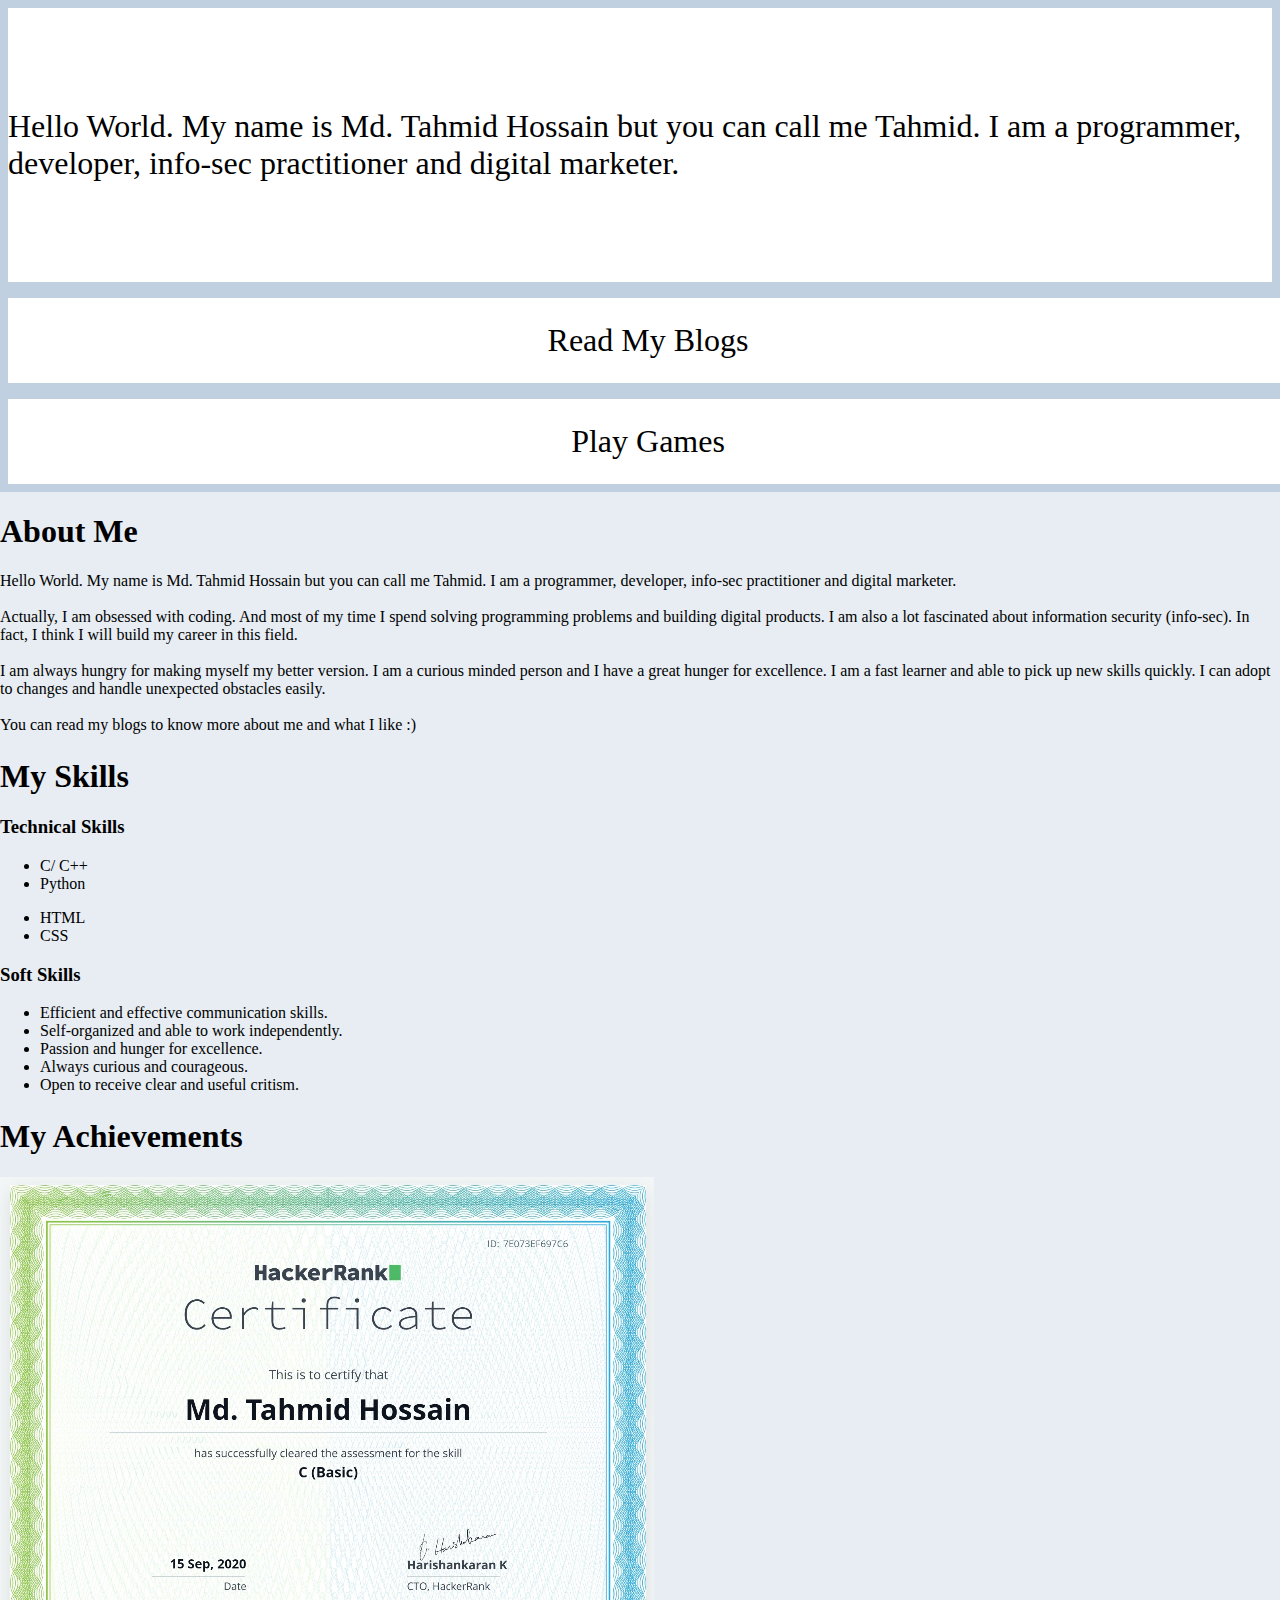
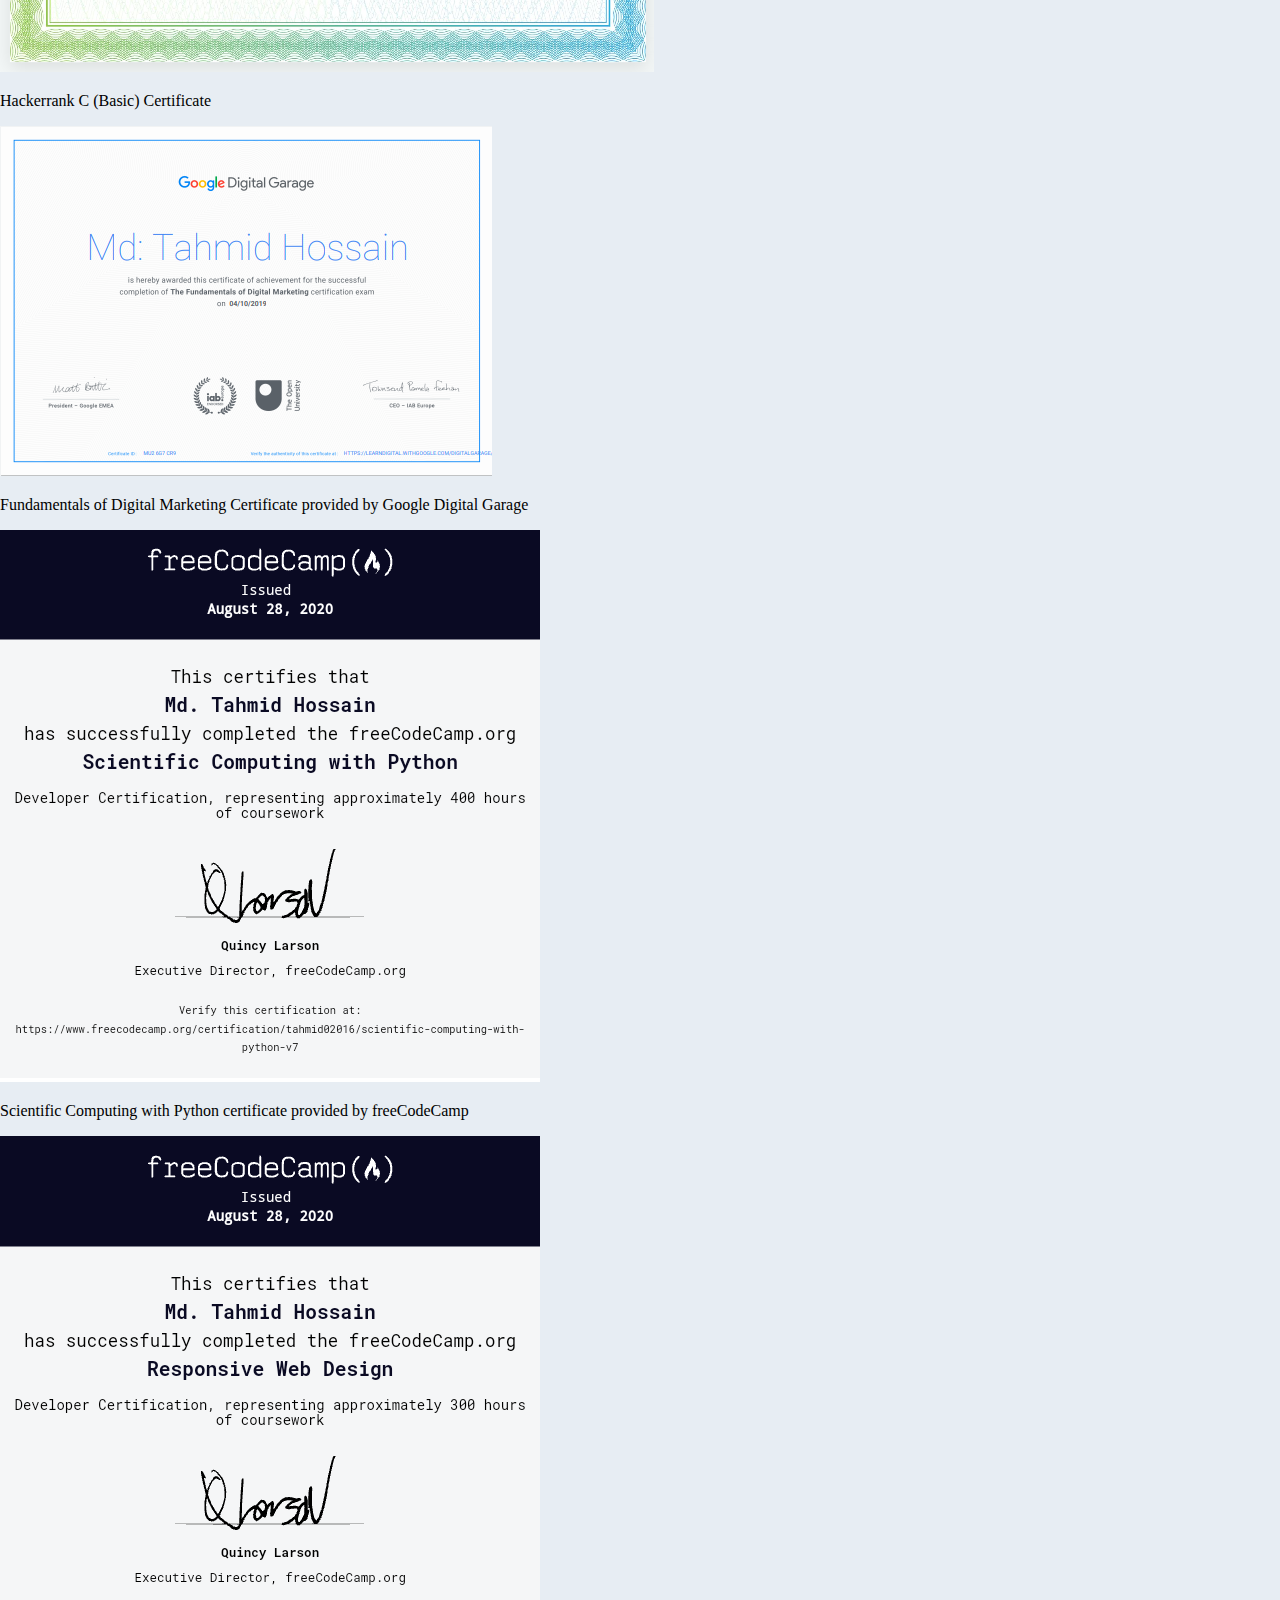
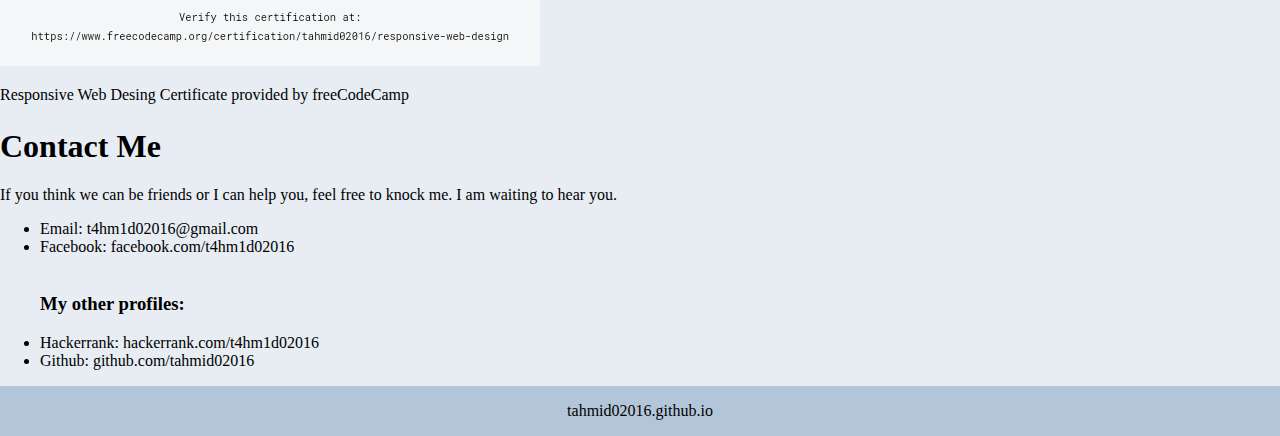
<file: index.html>
<!DOCTYPE html>

<html lang="en">
<head>
  <meta charset="UTF-8"/>
  <meta name="google-site-verification" content="_i5B3Uerp0Su4hAHc3yvIrZA2gKRQHANr-1uMDsd54I"/>
  <meta name="viewport" content="width=device-width, initial-scale=1"/>
  <meta name="keyword" content="tahmid02016, Md. Tahmid Hossain"/>
  <meta name="description" content="Hello World. My name is Md. Tahmid Hossain but you can call me Tahmid. I am a programmer, developer, info-sec practitioner and digital marketer."/>
  <title> Md. Tahmid Hossain </title>
  <link href="https://cdn.jsdelivr.net/npm/bootstrap@5.0.2/dist/css/bootstrap.min.css" rel="stylesheet" integrity="sha384-EVSTQN3/azprG1Anm3QDgpJLIm9Nao0Yz1ztcQTwFspd3yD65VohhpuuCOmLASjC" crossorigin="anonymous">
  <style>
    body { margin:0; padding:0; font-family:serif; background-color:#e7edf3; }
    a { color:inherit; text-decoration: none; }
    header { background-color:white; font-size:2rem; padding:2rem 0; border: 0.5rem solid #c0d0e0; }
    footer { background-color:#b3c6d9; padding: 1rem; text-align: center; }
    section + section { margin-top: 1.5rem; }
    .see-more-link { background-color: white; font-size: 2rem; padding: 1.5rem 0; text-align:center; width:100%; height:100%; display:block; border:0.5rem solid #c0d0e0; }
    @media(min-width:800px) {
      header { padding-top:50px; padding-bottom:50px; }
    }
    @media(min-width:1000px) {
      header { padding-top:100px; padding-bottom:100px; }
    }
  </style>
</head>

<body>
  <header class="mb-4"><div class="container text-center">Hello World. My name is Md. Tahmid Hossain but you can call me Tahmid. I am a programmer, developer, info-sec practitioner and digital marketer.</div></header>
  
  <main>
    <div class="container">
      <div class="row row-cols-1 row-cols-md-2 my-4">
        <div class="col mb-3"><a href="blogs/blogs.html" class="see-more-link"> Read My Blogs </a></div>
      <div class="col mb-3"><a href="games/games.html" class="see-more-link"> Play Games </a></div>
      </div> <!-- close row -->
    </div> <!-- close container -->
    <section class="container">
      <h1 class="border-bottom border-secondary"> About Me </h1>
      <p> Hello World. My name is Md. Tahmid Hossain but you can call me Tahmid. I am a programmer, developer, info-sec practitioner and digital marketer. <br/></br>
      Actually, I am obsessed with coding. And most of my time I spend solving programming problems and building digital products. I am also a lot fascinated about information security (info-sec). In fact, I think I will build my career in this field. <br/></br>
      I am always hungry for making myself my better version. I am a curious minded person and I have a great hunger for excellence. I am a fast learner and able to pick up new skills quickly. I can adopt to changes and handle unexpected obstacles easily. <br/><br/>
      You can read my blogs to know more about me and what I like :) </p>
      </section>
      
      <section class="container">
      <h1 class="border-bottom border-secondary"> My Skills </h1>
      <div class="row">
        <h3> Technical Skills </h3> 
        <div class="col">
          <ul>
            <li> C/ C++ </li>
            <li> Python </li>
          </ul>
        </div>
        <div class="col">
          <ul>
            <li> HTML </li>
            <li> CSS </li>
          </ul>
        </div>
      <h3> Soft Skills </h3>
        <div>
          <ul>
            <li> Efficient and effective communication skills. </li>
            <li> Self-organized and able to work independently. </li>
            <li> Passion and hunger for excellence. </li>
            <li> Always curious and courageous. </li>
            <li> Open to receive clear and useful critism. </li>
          </ul>
        </div>
      </section>

      <section class="container my-achievement">
      <h1 class="border-bottom border-secondary"> My Achievements </h1>
      <div class="row">
        <div class="col-lg-3 col-md-6 pb-3">
          <div class="card h-100">
          <img src="images/hackerrank-c-basic.png" class="card-img-top"/>
          <div class="card-body border-top">
            <p class="card-text"> Hackerrank C (Basic) Certificate </p>
          </div>
          </div> <!-- close card -->
        </div>
        <div class="col-lg-3 col-md-6 pb-3">
          <div class="card h-100">
          <img src="images/googleDigitalMarketing.png" class="card-img-top"/>
          <div class="card-body border-top">
            <p class="card-text"> Fundamentals of Digital Marketing Certificate provided by Google Digital Garage </p>
          </div>
          </div> <!-- close card -->
        </div>
        <div class="col-lg-3 col-md-6 pb-3">
          <div class="card h-100">
          <img src="images/freeCodeCampPython.png" class="card-img-top"/>
          <div class="card-body border-top">
            <p class="img-caption"> Scientific Computing with Python certificate provided by freeCodeCamp </p>
          </div>
          </div> <!-- close card -->
        </div>
        <div class="col-lg-3 col-md-6 pb-3">
          <div class="card h-100">
          <img src="images/freeCodeCampWebDesign.png" class="card-img-top"/>
          <div class="card-body border-top">
            <p class="img-caption"> Responsive Web Desing Certificate provided by freeCodeCamp </p>
          </div>
           </div> <!-- close card -->
        </div>
      </div>
      </section>

      <section class="container">
      <h1 class="border-bottom border-secondary"> Contact Me </h1>
      <p> If you think we can be friends or I can help you, feel free to knock me. I am waiting to hear you. </p>
      <ul>
        <li> Email: <a href="mailto:t4hm1d02016@gmail.com" class="border-bottom border-secondary"> t4hm1d02016@gmail.com </a></li>
        <li> Facebook: <a href="https://facebook.com/t4hm1d02016" class="border-bottom border-secondary"> facebook.com/t4hm1d02016 </a></li><br/>
        <h3>My other profiles:</h3>
        <li> Hackerrank: <a href="https://hackerrank.com/t4hm1d02016" class="border-bottom border-secondary"> hackerrank.com/t4hm1d02016 </a></li>
        <li> Github: <a href="https://github.com/tahmid02016" class="border-bottom border-secondary"> github.com/tahmid02016 </a></li>
      </ul>
    </section>
    </main>
  <footer> tahmid02016.github.io </footer>
  <script src="https://cdn.jsdelivr.net/npm/bootstrap@5.0.2/dist/js/bootstrap.bundle.min.js" integrity="sha384-MrcW6ZMFYlzcLA8Nl+NtUVF0sA7MsXsP1UyJoMp4YLEuNSfAP+JcXn/tWtIaxVXM" crossorigin="anonymous"></script>
</body>
</html>
</file>
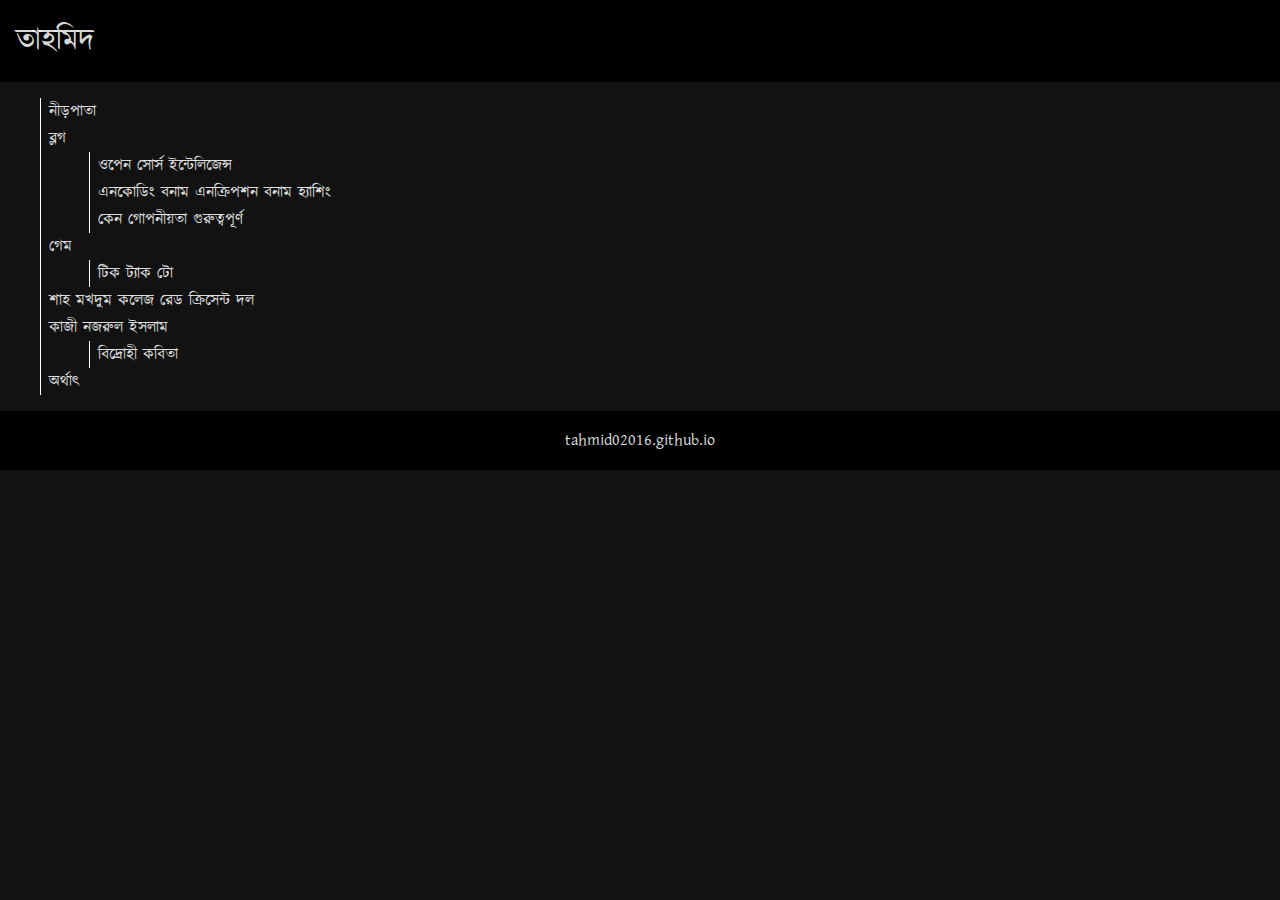
<file: all-pages.html>
<!DOCTYPE html>

<html lang="bn">
<head>
  <meta charset="UTF-8">
  <meta name="description" content="ওয়েবসাইটের সকল পাতার তালিকা।">
  <meta name="viewport" content="width=device-width, initial-scale=1.0">
  <title>সকল পাতা</title>
  <style>
    @font-face { font-family: Kalpurush; src: url("fonts/Kalpurush.ttf"); }
    html, body { margin: 0; padding: 0; }
    body { background-color: #121212; color: rgba(255,255,255,0.87); font-family: Kalpurush; }
    header, footer { background-color: #000000; padding: 1rem; }
    header { font-size: 30px; }
    a { color: inherit; text-decoration: none; }
    li { list-style-type: none; border-left: 1px solid white; padding-left: 0.5rem; }
    footer { text-align: center; }
  </style>
</head>
<body>
  <header><a href="index.html">তাহমিদ</a></header>
  <main>
    <ul>
<li><a href="https://tahmid02016.github.io/index.html">নীড়পাতা</a></li>
<li><a href="https://tahmid02016.github.io/blogs/blogs.html">ব্লগ</a></li>
<li><ul>
<li><a href="https://tahmid02016.github.io/blogs/open-source-intelligence-1.html">ওপেন সোর্স ইন্টেলিজেন্স</a></li>
<li><a href="https://tahmid02016.github.io/blogs/encoding-encryption-hashing.html">এনকোডিং বনাম এনক্রিপশন বনাম হ্যাশিং</a></li>
<li><a href="https://tahmid02016.github.io/blogs/why-privacy-matters.html">কেন গোপনীয়তা গুরুত্বপূর্ণ</a></li>
</li></ul>
<li><a href="https://tahmid02016.github.io/games/games.html ">গেম</a></li>
<li><ul>
<li><a href="https://tahmid02016.github.io/games/tic-tac-toe.html">টিক ট্যাক টো</a></li>
</li></ul>
<li><a href="https://tahmid02016.github.io/smcrcy/">শাহ মখদুম কলেজ রেড ক্রিসেন্ট দল</a></li>
<li><a href="https://tahmid02016.github.io/nazrul/">কাজী নজরুল ইসলাম</a></li>
<li><ul>
<li><a href="https://tahmid02016.github.io/nazrul/অগ্নিবীণা/বিদ্রোহী.html">বিদ্রোহী কবিতা</a></li>
</li></ul>
<li><a href="https://tahmid02016.github.io/simplify">অর্থাৎ</li>
    </ul>
  <main>
  <footer>tahmid02016.github.io</footer>
</body>
</html>
</file>
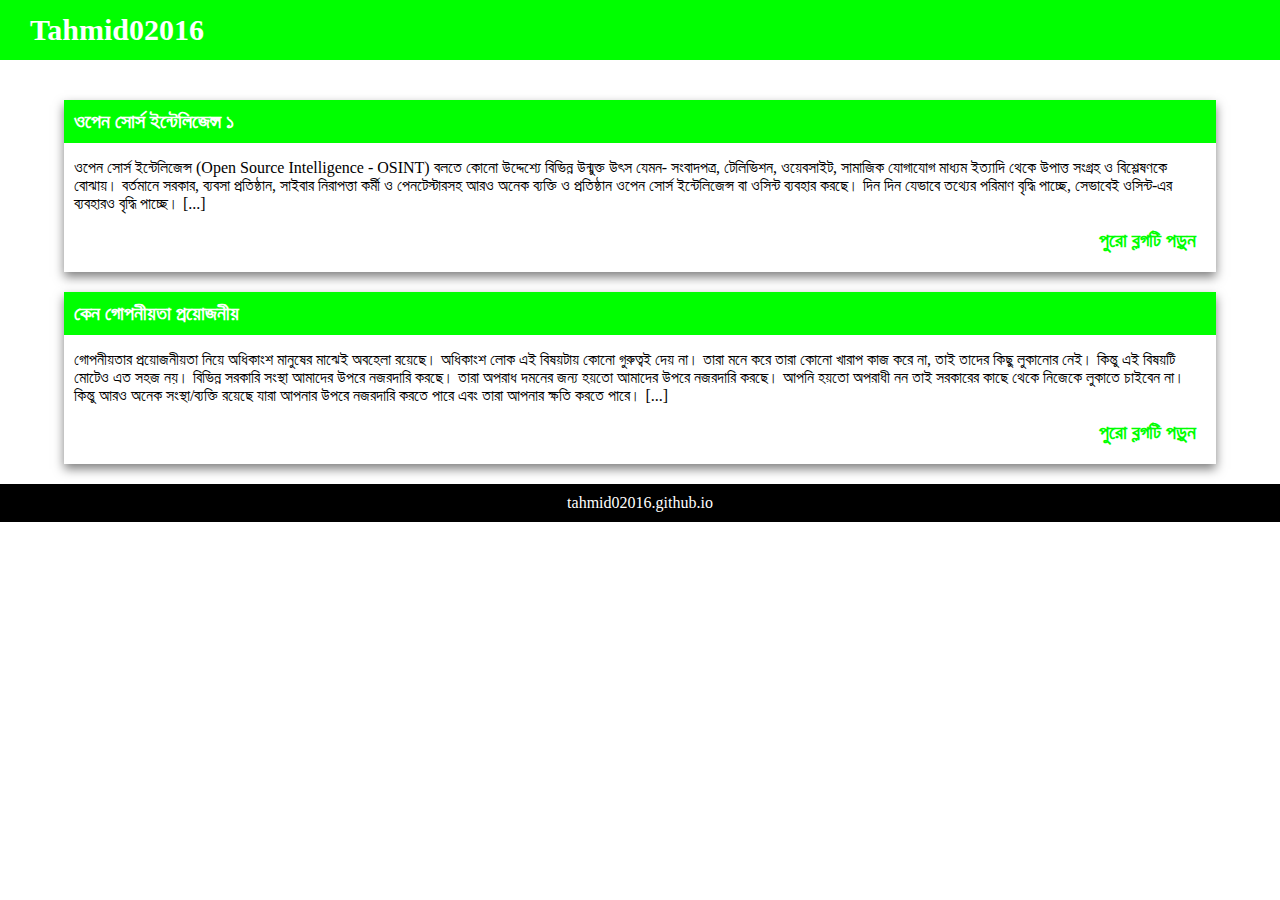
<file: blog/blog.html>
<!DOCTYPE html>

<html>
<head>
  <meta name="viewport" content="width=device-width, initial-scale=1">
  <title> Tahmid02016 Blog </title>
  <style>
    * {box-sizing: border-box;}
    html, body {
      margin: 0;
      padding: 0;
    }
    a {text-decoration: none;}
    #banner {
        background-color: lime;
        font-size: 30px;
        font-weight: bold;
        width: 100%;
        height: 60px;
        line-height: 60px;
        padding-left: 30px;
        position: fixed;
        top: 0;
      }
      #banner a {color: white;}
      .blog-container {
        width: 90%;
        margin: 20px auto;
        box-shadow: 0 5px 10px 0 rgba(0, 0, 0, 0.5);
      }
      .blog-container:first-child {margin-top: 100px;}
      .blog-title {
        background-color: lime;
        font-size: 20px;
        font-weight: bold;
        padding: 10px;
      }
      .blog-title a {color: white;}
      .blog-content {margin: 10px;}
      .blog-link {
        text-align: right;
        padding: 0 20px 20px 0;
        font-weight: bold;
        font-size: 20px;
      }
      .blog-link a {color: lime;}
      #footer-link {
        text-align: center;
        padding: 10px;
        background-color: black;
        color: white;
      }
  </style>
</head>

<body>
  <header>
    <div id="banner"><a href="../index.html"> Tahmid02016 </a></div>
  </header>
  <main>
    <div class="blog-container">
      <div class="blog-title"><a href="open-source-intelligence-1.html"> ওপেন সোর্স ইন্টেলিজেন্স ১ </a></div>
      <div class="blog-content">
        <p> ওপেন সোর্স ইন্টেলিজেন্স (Open Source Intelligence - OSINT) বলতে কোনো উদ্দেশ্যে বিভিন্ন উন্মুক্ত উৎস যেমন- সংবাদপত্র, টেলিভিশন, ওয়েবসাইট, সামাজিক যোগাযোগ মাধ্যম ইত্যাদি থেকে উপাত্ত সংগ্রহ ও বিশ্লেষণকে বোঝায়। বর্তমানে সরকার, ব্যবসা প্রতিষ্ঠান, সাইবার নিরাপত্তা কর্মী ও পেনটেস্টারসহ আরও অনেক ব্যক্তি ও প্রতিষ্ঠান ওপেন সোর্স ইন্টেলিজেন্স বা ওসিন্ট ব্যবহার করছে। দিন দিন যেভাবে তথ্যের পরিমাণ বৃদ্ধি পাচ্ছে, সেভাবেই ওসিন্ট-এর ব্যবহারও বৃদ্ধি পাচ্ছে। [...] </p>
      </div>
      <div class="blog-link"><a href="open-source-intelligence-1.html"> পুরো ব্লগটি পড়ুন </a></div>
    </div>
    <div class="blog-container">
      <div class="blog-title"><a href="why-privacy-matters.html"> কেন গোপনীয়তা প্রয়োজনীয় </a></div>
      <div class="blog-content">
        <p> গোপনীয়তার প্রয়োজনীয়তা নিয়ে অধিকাংশ মানুষের মাঝেই অবহেলা রয়েছে। অধিকাংশ লোক এই বিষয়টায় কোনো গুরুত্বই দেয় না। তারা মনে করে তারা কোনো খারাপ কাজ করে না, তাই তাদের কিছু লুকানোর নেই। কিন্তু এই বিষয়টি মোটেও এত সহজ নয়। বিভিন্ন সরকারি সংস্থা আমাদের উপরে নজরদারি করছে। তারা অপরাধ দমনের জন্য হয়তো আমাদের উপরে নজরদারি করছে। আপনি হয়তো অপরাধী নন তাই সরকারের কাছে থেকে নিজেকে লুকাতে চাইবেন না। কিন্তু আরও অনেক সংস্থা/ব্যক্তি রয়েছে যারা আপনার উপরে নজরদারি করতে পারে এবং তারা আপনার ক্ষতি করতে পারে। [...] </p>
      </div>
      <div class="blog-link"><a href="why-privacy-matters.html"> পুরো ব্লগটি পড়ুন </a></div>
    </div> 
  </main>
  <footer> 
    <div id="footer-link"> tahmid02016.github.io </div>
  </footer>
</body>
</html>
</file>
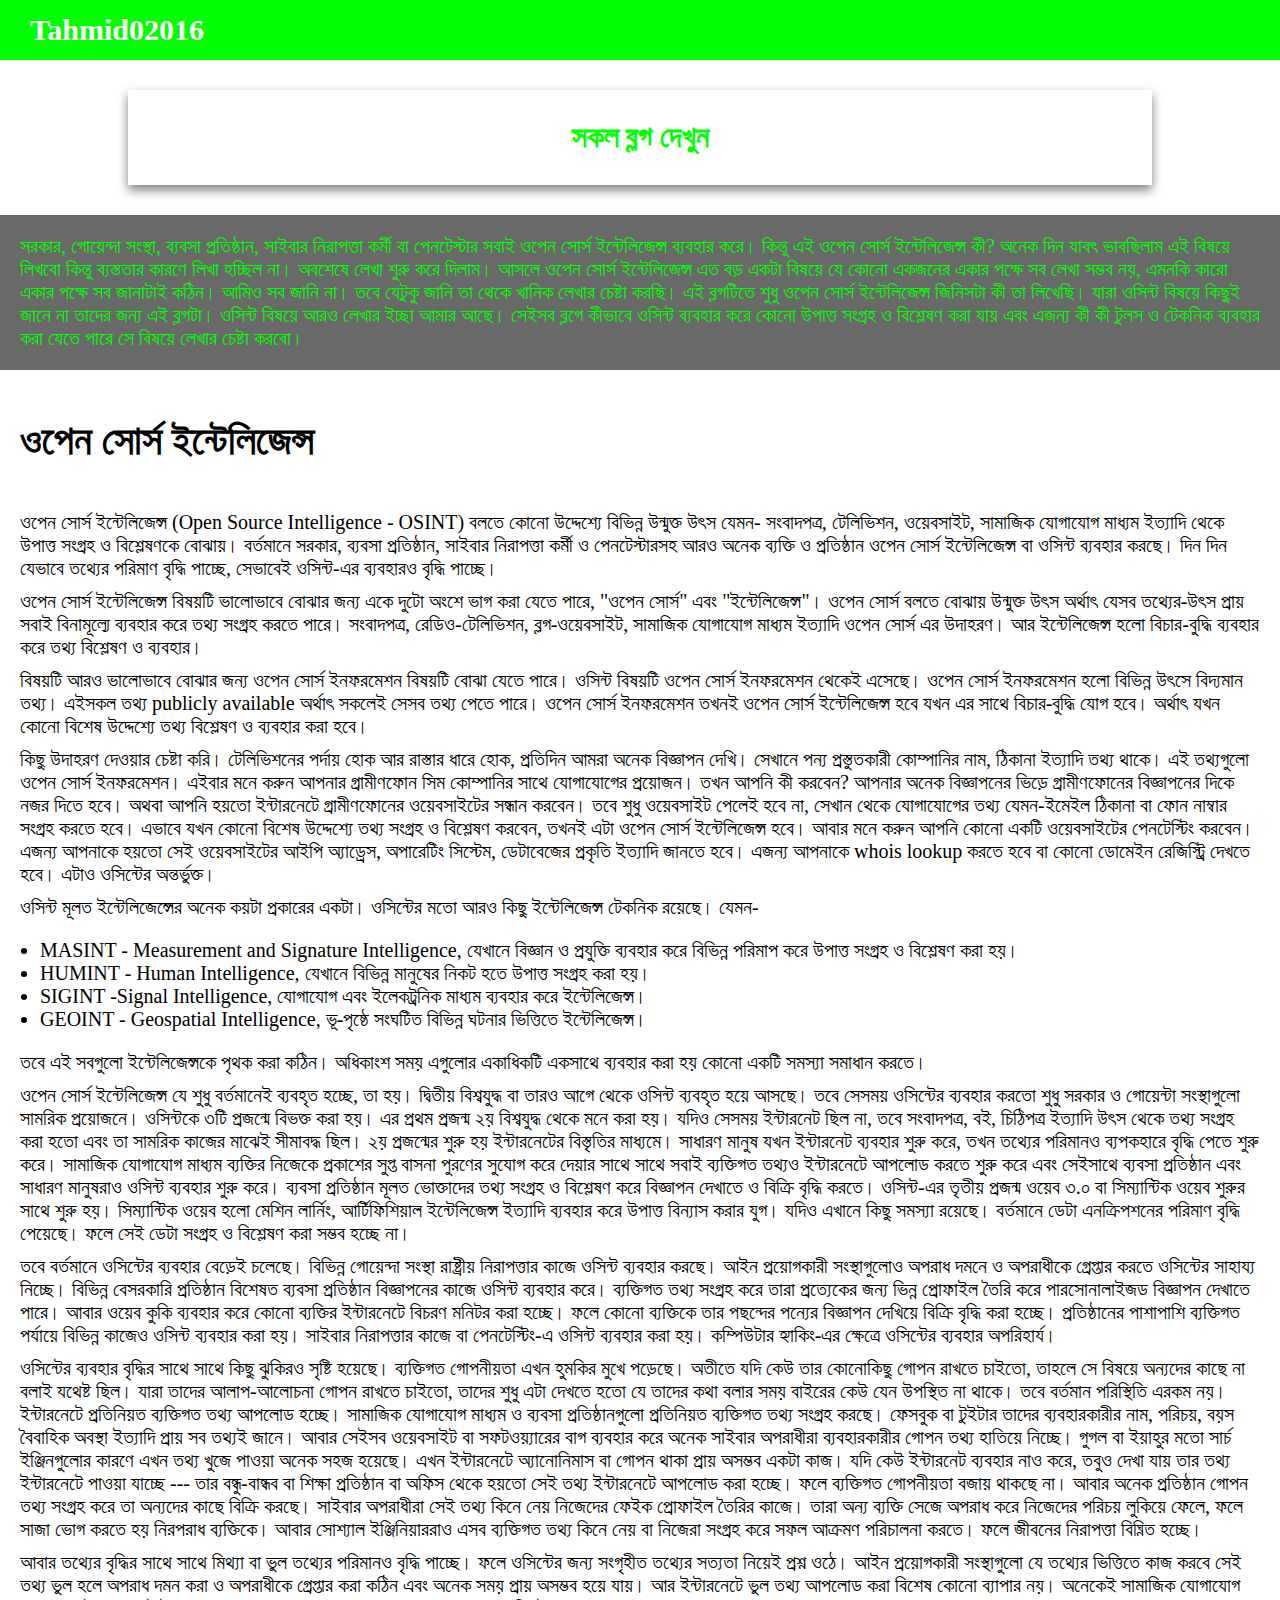
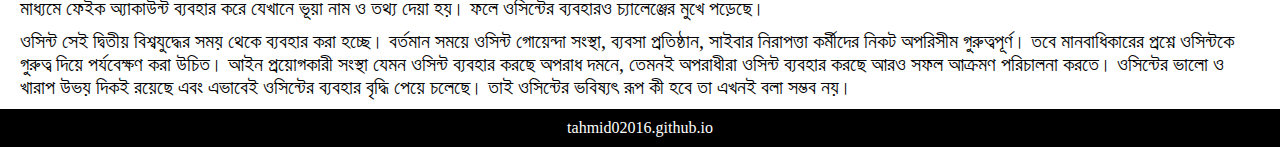
<file: blog/open-source-intelligence-1.html>
<!DOCTYPE html>

<html lang="bn">
<head>
  <meta charset="UTF-8"/>
  <meta name="description" content="ওপেন সোর্স ইন্টেলিজেন্স হলো কোনো উদ্দেশ্যে বিভিন্ন উন্মুক্ত উৎস থেকে উপাত্ত সংগ্রহ ও বিশ্লেষণ"/>
  <meta name="keyword" content="ওপেন সোর্স ইন্টেলিজেন্স, ওসিন্ট"/>
  <meta name="author" content="Md. Tahmid. Hossain"/>
  <meta name="viewport" content="width=device-width"/>
  <link rel="stylesheet" href="blog-style.css"/>
  <title>ওপেন সোর্স ইন্টেলিজেন্স</title>
</head>
<body>
  <header>
    <div id="banner"><a href="../index.html"> Tahmid02016 </a></div>
    <div id="blog-link"><a href="blog.html"> সকল ব্লগ দেখুন </a></div>
  </header>
  <main>
    <div id="my-speech">
      <p> সরকার, গোয়েন্দা সংস্থা, ব্যবসা প্রতিষ্ঠান, সাইবার নিরাপত্তা কর্মী বা পেনটেস্টার সবাই ওপেন সোর্স ইন্টেলিজেন্স ব্যবহার করে। কিন্তু এই ওপেন সোর্স ইন্টেলিজেন্স কী? অনেক দিন যাবৎ ভাবছিলাম এই বিষয়ে লিখবো কিন্তু ব্যস্ততার কারণে লিখা হচ্ছিল না। অবশেষে লেখা শুরু করে দিলাম। আসলে ওপেন সোর্স ইন্টেলিজেন্স এত বড় একটা বিষয়ে যে কোনো একজনের একার পক্ষে সব লেখা সম্ভব নয়, এমনকি কারো একার পক্ষে সব জানাটাই কঠিন। আমিও সব জানি না। তবে যেটুকু জানি তা থেকে খানিক লেখার চেষ্টা করছি। এই ব্লগটিতে শুধু ওপেন সোর্স ইন্টেলিজেন্স জিনিসটা কী তা লিখেছি। যারা ওসিন্ট বিষয়ে কিছুই জানে না তাদের জন্য এই ব্লগটা। ওসিন্ট বিষয়ে আরও লেখার ইচ্ছা আমার আছে। সেইসব ব্লগে কীভাবে ওসিন্ট ব্যবহার করে কোনো উপাত্ত সংগ্রহ ও বিশ্লেষণ করা যায় এবং এজন্য কী কী টুলস ও টেকনিক ব্যবহার করা যেতে পারে সে বিষয়ে লেখার চেষ্টা করবো। </p>
    </div>
    <h1> ওপেন সোর্স ইন্টেলিজেন্স </h1>
    <p> ওপেন সোর্স ইন্টেলিজেন্স (Open Source Intelligence - OSINT) বলতে কোনো উদ্দেশ্যে বিভিন্ন উন্মুক্ত উৎস যেমন- সংবাদপত্র, টেলিভিশন, ওয়েবসাইট, সামাজিক যোগাযোগ মাধ্যম ইত্যাদি থেকে উপাত্ত সংগ্রহ ও বিশ্লেষণকে বোঝায়। বর্তমানে সরকার, ব্যবসা প্রতিষ্ঠান, সাইবার নিরাপত্তা কর্মী ও পেনটেস্টারসহ আরও অনেক ব্যক্তি ও প্রতিষ্ঠান ওপেন সোর্স ইন্টেলিজেন্স বা ওসিন্ট ব্যবহার করছে। দিন দিন যেভাবে তথ্যের পরিমাণ বৃদ্ধি পাচ্ছে, সেভাবেই ওসিন্ট-এর ব্যবহারও বৃদ্ধি পাচ্ছে। </p>
    <p> ওপেন সোর্স ইন্টেলিজেন্স বিষয়টি ভালোভাবে বোঝার জন্য একে দুটো অংশে ভাগ করা যেতে পারে, &quot;ওপেন সোর্স&quot; এবং &quot;ইন্টেলিজেন্স&quot;। ওপেন সোর্স বলতে বোঝায় উন্মুক্ত উৎস অর্থাৎ যেসব তথ্যের-উৎস প্রায় সবাই বিনামূল্যে ব্যবহার করে তথ্য সংগ্রহ করতে পারে। সংবাদপত্র, রেডিও-টেলিভিশন, ব্লগ-ওয়েবসাইট, সামাজিক যোগাযোগ মাধ্যম ইত্যাদি ওপেন সোর্স এর উদাহরণ। আর ইন্টেলিজেন্স হলো বিচার-বুদ্ধি ব্যবহার করে তথ্য বিশ্লেষণ ও ব্যবহার। </p>
    <p> বিষয়টি আরও ভালোভাবে বোঝার জন্য ওপেন সোর্স ইনফরমেশন বিষয়টি বোঝা যেতে পারে। ওসিন্ট বিষয়টি ওপেন সোর্স ইনফরমেশন থেকেই এসেছে। ওপেন সোর্স ইনফরমেশন হলো বিভিন্ন উৎসে বিদ্যমান তথ্য। এইসকল তথ্য publicly available অর্থাৎ সকলেই সেসব তথ্য পেতে পারে। ওপেন সোর্স ইনফরমেশন তখনই ওপেন সোর্স ইন্টেলিজেন্স হবে যখন এর সাথে বিচার-বুদ্ধি যোগ হবে। অর্থাৎ যখন কোনো বিশেষ উদ্দেশ্যে তথ্য বিশ্লেষণ ও ব্যবহার করা হবে। </p>
    <p> কিছু উদাহরণ দেওয়ার চেষ্টা করি। টেলিভিশনের পর্দায় হোক আর রাস্তার ধারে হোক, প্রতিদিন আমরা অনেক বিজ্ঞাপন দেখি। সেখানে পন্য প্রস্তুতকারী কোম্পানির নাম, ঠিকানা ইত্যাদি তথ্য থাকে। এই তথ্যগুলো ওপেন সোর্স ইনফরমেশন। এইবার মনে করুন আপনার গ্রামীণফোন সিম কোম্পানির সাথে যোগাযোগের প্রয়োজন। তখন আপনি কী করবেন? আপনার অনেক বিজ্ঞাপনের ভিড়ে গ্রামীণফোনের বিজ্ঞাপনের দিকে নজর দিতে হবে। অথবা আপনি হয়তো ইন্টারনেটে গ্রামীণফোনের ওয়েবসাইটের সন্ধান করবেন। তবে শুধু ওয়েবসাইট পেলেই হবে না, সেখান থেকে যোগাযোগের তথ্য যেমন-ইমেইল ঠিকানা বা ফোন নাম্বার সংগ্রহ করতে হবে। এভাবে যখন কোনো বিশেষ উদ্দেশ্যে তথ্য সংগ্রহ ও বিশ্লেষণ করবেন, তখনই এটা ওপেন সোর্স ইন্টেলিজেন্স হবে। আবার মনে করুন আপনি কোনো একটি ওয়েবসাইটের পেনটেস্টিং করবেন। এজন্য আপনাকে হয়তো সেই ওয়েবসাইটের আইপি অ্যাড্রেস, অপারেটিং সিস্টেম, ডেটাবেজের প্রকৃতি ইত্যাদি জানতে হবে। এজন্য আপনাকে whois lookup করতে হবে বা কোনো ডোমেইন রেজিস্ট্রি দেখতে হবে। এটাও ওসিন্টের অন্তর্ভুক্ত। </p>
    <p> ওসিন্ট মূলত ইন্টেলিজেন্সের অনেক কয়টা প্রকারের একটা। ওসিন্টের মতো আরও কিছু ইন্টেলিজেন্স টেকনিক রয়েছে। যেমন- </p>
      <ul>
        <li> MASINT - Measurement and Signature Intelligence, যেখানে বিজ্ঞান ও প্রযুক্তি ব্যবহার করে বিভিন্ন পরিমাপ করে উপাত্ত সংগ্রহ ও বিশ্লেষণ করা হয়। </li>
        <li> HUMINT - Human Intelligence, যেখানে বিভিন্ন মানুষের নিকট হতে উপাত্ত সংগ্রহ করা হয়। </li>
        <li> SIGINT -Signal Intelligence, যোগাযোগ এবং ইলেকট্রনিক মাধ্যম ব্যবহার করে ইন্টেলিজেন্স। </li>
        <li> GEOINT - Geospatial Intelligence, ভূ-পৃষ্ঠে সংঘটিত বিভিন্ন ঘটনার ভিত্তিতে ইন্টেলিজেন্স। </li>
      </ul>
      <p> তবে এই সবগুলো ইন্টেলিজেন্সকে পৃথক করা কঠিন। অধিকাংশ সময় এগুলোর একাধিকটি একসাথে ব্যবহার করা হয় কোনো একটি সমস্যা সমাধান করতে। </p>
      <p> ওপেন সোর্স ইন্টেলিজেন্স যে শুধু বর্তমানেই ব্যবহৃত হচ্ছে, তা হয়। দ্বিতীয় বিশ্বযুদ্ধ বা তারও আগে থেকে ওসিন্ট ব্যবহৃত হয়ে আসছে। তবে সেসময় ওসিন্টের ব্যবহার করতো শুধু সরকার ও গোয়েন্টা সংস্থাগুলো সামরিক প্রয়োজনে। ওসিন্টকে ৩টি প্রজন্মে বিভক্ত করা হয়। এর প্রথম প্রজন্ম ২য় বিশ্বযুদ্ধ থেকে মনে করা হয়। যদিও সেসময় ইন্টারনেট ছিল না, তবে সংবাদপত্র, বই, চিঠিপত্র ইত্যাদি উৎস থেকে তথ্য সংগ্রহ করা হতো এবং তা সামরিক কাজের মাঝেই সীমাবদ্ধ ছিল। ২য় প্রজন্মের শুরু হয় ইন্টারনেটের বিস্তৃতির মাধ্যমে। সাধারণ মানুষ যখন ইন্টারনেট ব্যবহার শুরু করে, তখন তথ্যের পরিমানও ব্যপকহারে বৃদ্ধি পেতে শুরু করে। সামাজিক যোগাযোগ মাধ্যম ব্যক্তির নিজেকে প্রকাশের সুপ্ত বাসনা পুরণের সুযোগ করে দেয়ার সাথে সাথে সবাই ব্যক্তিগত তথ্যও ইন্টারনেটে আপলোড করতে শুরু করে এবং সেইসাথে ব্যবসা প্রতিষ্ঠান এবং সাধারণ মানুষরাও ওসিন্ট ব্যবহার শুরু করে। ব্যবসা প্রতিষ্ঠান মূলত ভোক্তাদের তথ্য সংগ্রহ ও বিশ্লেষণ করে বিজ্ঞাপন দেখাতে ও বিক্রি বৃদ্ধি করতে। ওসিন্ট-এর তৃতীয় প্রজন্ম ওয়েব ৩.০ বা সিম্যান্টিক ওয়েব শুরুর সাথে শুরু হয়। সিম্যান্টিক ওয়েব হলো মেশিন লার্নিং, আর্টিফিশিয়াল ইন্টেলিজেন্স ইত্যাদি ব্যবহার করে উপাত্ত বিন্যাস করার যুগ। যদিও এখানে কিছু সমস্যা রয়েছে। বর্তমানে ডেটা এনক্রিপশনের পরিমাণ বৃদ্ধি পেয়েছে। ফলে সেই ডেটা সংগ্রহ ও বিশ্লেষণ করা সম্ভব হচ্ছে না। </p>
      <p> তবে বর্তমানে ওসিন্টের ব্যবহার বেড়েই চলেছে। বিভিন্ন গোয়েন্দা সংস্থা রাষ্ট্রীয় নিরাপত্তার কাজে ওসিন্ট ব্যবহার করছে। আইন প্রয়োগকারী সংস্থাগুলোও অপরাধ দমনে ও অপরাধীকে গ্রেপ্তার করতে ওসিন্টের সাহায্য নিচ্ছে। বিভিন্ন বেসরকারি প্রতিষ্ঠান বিশেষত ব্যবসা প্রতিষ্ঠান বিজ্ঞাপনের কাজে ওসিন্ট ব্যবহার করে। ব্যক্তিগত তথ্য সংগ্রহ করে তারা প্রত্যেকের জন্য ভিন্ন প্রোফাইল তৈরি করে পারসোনালাইজড বিজ্ঞাপন দেখাতে পারে। আবার ওয়েব কুকি ব্যবহার করে কোনো ব্যক্তির ইন্টারনেটে বিচরণ মনিটর করা হচ্ছে। ফলে কোনো ব্যক্তিকে তার পছন্দের পন্যের বিজ্ঞাপন দেখিয়ে বিক্রি বৃদ্ধি করা হচ্ছে। প্রতিষ্ঠানের পাশাপাশি ব্যক্তিগত পর্যায়ে বিভিন্ন কাজেও ওসিন্ট ব্যবহার করা হয়। সাইবার নিরাপত্তার কাজে বা পেনটেস্টিং-এ ওসিন্ট ব্যবহার করা হয়। কম্পিউটার হ্যাকিং-এর ক্ষেত্রে ওসিন্টের ব্যবহার অপরিহার্য। </p>
      <p> ওসিন্টের ব্যবহার বৃদ্ধির সাথে সাথে কিছু ঝুকিরও সৃষ্টি হয়েছে। ব্যক্তিগত গোপনীয়তা এখন হুমকির মুখে পড়েছে। অতীতে যদি কেউ তার কোনোকিছু গোপন রাখতে চাইতো, তাহলে সে বিষয়ে অন্যদের কাছে না বলাই যথেষ্ট ছিল। যারা তাদের আলাপ-আলোচনা গোপন রাখতে চাইতো, তাদের শুধু এটা দেখতে হতো যে তাদের কথা বলার সময় বাইরের কেউ যেন উপস্থিত না থাকে। তবে বর্তমান পরিস্থিতি এরকম নয়। ইন্টারনেটে প্রতিনিয়ত ব্যক্তিগত তথ্য আপলোড হচ্ছে। সামাজিক যোগাযোগ মাধ্যম ও ব্যবসা প্রতিষ্ঠানগুলো প্রতিনিয়ত ব্যক্তিগত তথ্য সংগ্রহ করছে। ফেসবুক বা টুইটার তাদের ব্যবহারকারীর নাম, পরিচয়, বয়স বৈবাহিক অবস্থা ইত্যাদি প্রায় সব তথ্যই জানে। আবার সেইসব ওয়েবসাইট বা সফটওয়্যারের বাগ ব্যবহার করে অনেক সাইবার অপরাধীরা ব্যবহারকারীর গোপন তথ্য হাতিয়ে নিচ্ছে। গুগল বা ইয়াহুর মতো সার্চ ইঞ্জিনগুলোর কারণে এখন তথ্য খুজে পাওয়া অনেক সহজ হয়েছে। এখন ইন্টারনেটে অ্যানোনিমাস বা গোপন থাকা প্রায় অসম্ভব একটা কাজ। যদি কেউ ইন্টারনেট ব্যবহার নাও করে, তবুও দেখা যায় তার তথ্য ইন্টারনেটে পাওয়া যাচ্ছে --- তার বন্ধু-বান্ধব বা শিক্ষা প্রতিষ্ঠান বা অফিস থেকে হয়তো সেই তথ্য ইন্টারনেটে আপলোড করা হচ্ছে। ফলে ব্যক্তিগত গোপনীয়তা বজায় থাকছে না। আবার অনেক প্রতিষ্ঠান গোপন তথ্য সংগ্রহ করে তা অন্যদের কাছে বিক্রি করছে। সাইবার অপরাধীরা সেই তথ্য কিনে নেয় নিজেদের ফেইক প্রোফাইল তৈরির কাজে। তারা অন্য ব্যক্তি সেজে অপরাধ করে নিজেদের পরিচয় লুকিয়ে ফেলে, ফলে সাজা ভোগ করতে হয় নিরপরাধ ব্যক্তিকে। আবার সোশ্যাল ইঞ্জিনিয়াররাও এসব ব্যক্তিগত তথ্য কিনে নেয় বা নিজেরা সংগ্রহ করে সফল আক্রমণ পরিচালনা করতে। ফলে জীবনের নিরাপত্তা বিঘ্নিত হচ্ছে। </p>
      <p> আবার তথ্যের বৃদ্ধির সাথে সাথে মিথ্যা বা ভুল তথ্যের পরিমানও বৃদ্ধি পাচ্ছে। ফলে ওসিন্টের জন্য সংগৃহীত তথ্যের সত্যতা নিয়েই প্রশ্ন ওঠে। আইন প্রয়োগকারী সংস্থাগুলো যে তথ্যের ভিত্তিতে কাজ করবে সেই তথ্য ভুল হলে অপরাধ দমন করা ও অপরাধীকে গ্রেপ্তার করা কঠিন এবং অনেক সময় প্রায় অসম্ভব হয়ে যায়। আর ইন্টারনেটে ভুল তথ্য আপলোড করা বিশেষ কোনো ব্যাপার নয়। অনেকেই সামাজিক যোগাযোগ মাধ্যমে ফেইক অ্যাকাউন্ট ব্যবহার করে যেখানে ভূয়া নাম ও তথ্য দেয়া হয়। ফলে ওসিন্টের ব্যবহারও চ্যালেঞ্জের মুখে পড়েছে। </p>
      <p> ওসিন্ট সেই দ্বিতীয় বিশ্বযুদ্ধের সময় থেকে ব্যবহার করা হচ্ছে। বর্তমান সময়ে ওসিন্ট গোয়েন্দা সংস্থা, ব্যবসা প্রতিষ্ঠান, সাইবার নিরাপত্তা কর্মীদের নিকট অপরিসীম গুরুত্বপূর্ণ। তবে মানবাধিকারের প্রশ্নে ওসিন্টকে গুরুত্ব দিয়ে পর্যবেক্ষণ করা উচিত। আইন প্রয়োগকারী সংস্থা যেমন ওসিন্ট ব্যবহার করছে অপরাধ দমনে, তেমনই অপরাধীরা ওসিন্ট ব্যবহার করছে আরও সফল আক্রমণ পরিচালনা করতে। ওসিন্টের ভালো ও খারাপ উভয় দিকই রয়েছে এবং এভাবেই ওসিন্টের ব্যবহার বৃদ্ধি পেয়ে চলেছে। তাই ওসিন্টের ভবিষ্যৎ রূপ কী হবে তা এখনই বলা সম্ভব নয়।
  </main>
  <footer> tahmid02016.github.io </footer>
</body>
</html>
</file>
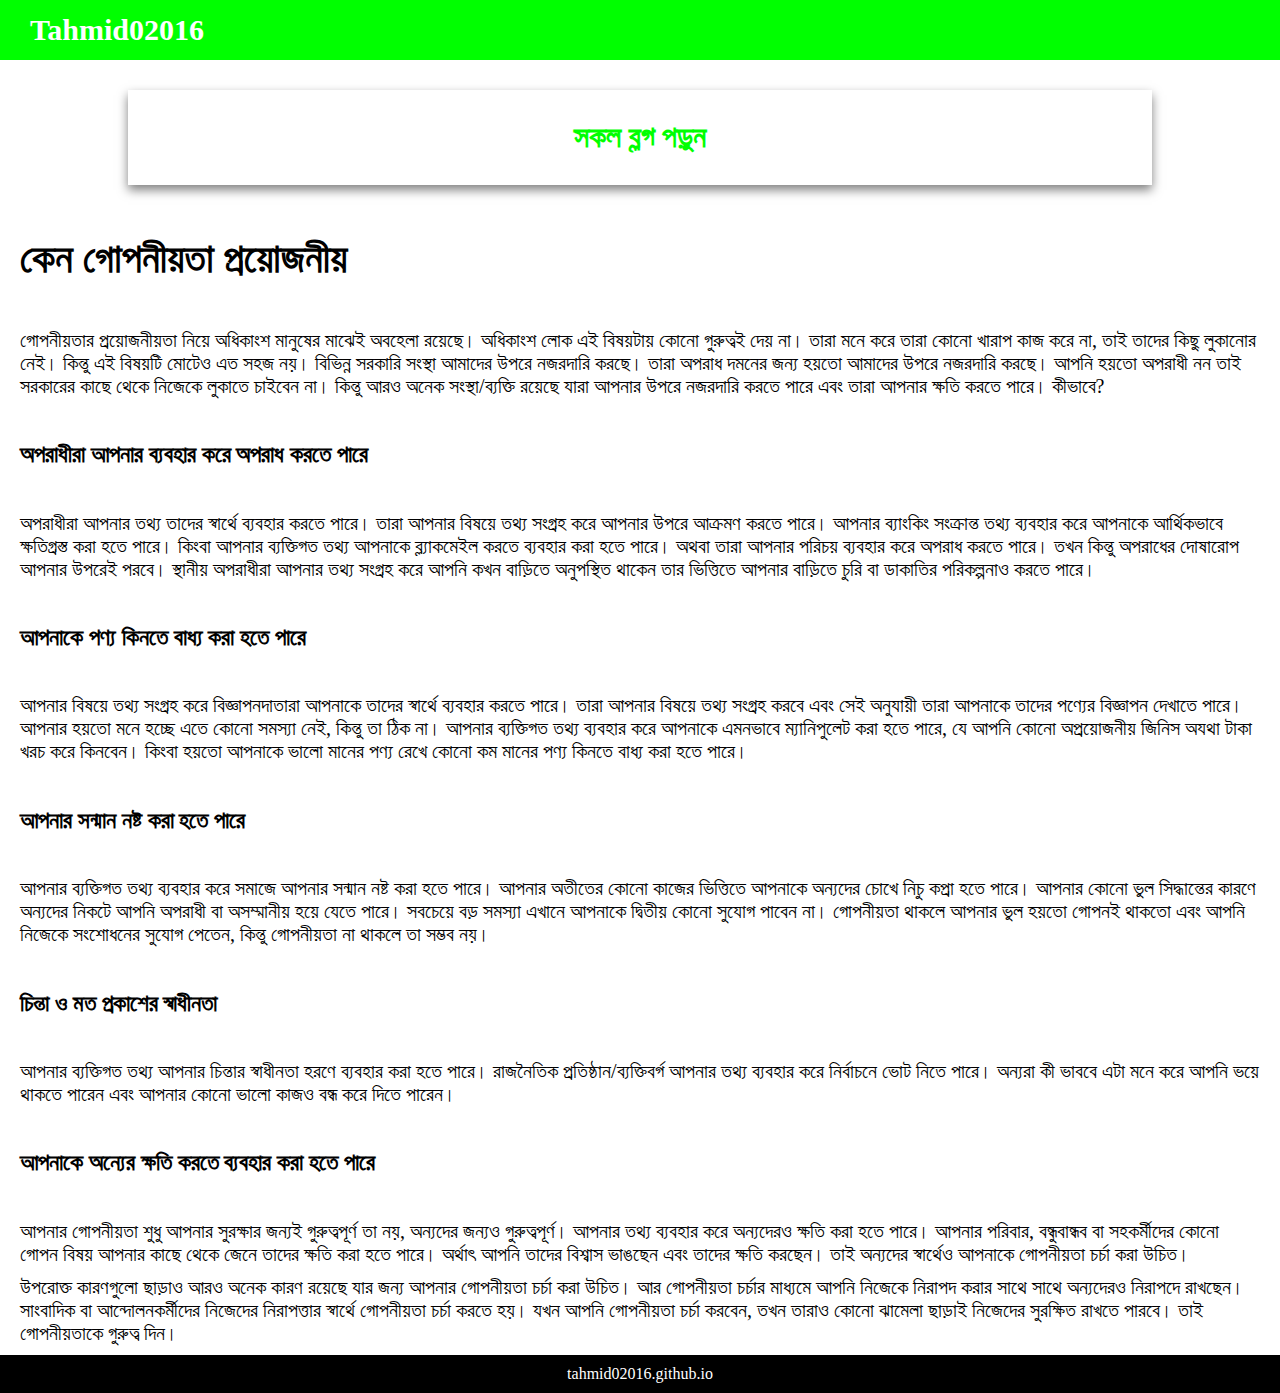
<file: blog/why-privacy-matters.html>
<!DOCTYPE html>

<html lang="bn">
<head>
  <meta charset="UTF-8">
  <meta name="description" content="">
  <meta name="keyword" content="গোপনীয়তা, প্রাইভেসি">
  <meta name="author" content="Md. Tahmid Hossain">
  <meta name="viewport" content="width=device-width, initial-scale=1">
  <title> কেন গোপনীয়তা প্রয়োজনীয় </title>
  <link rel="stylesheet" href="blog-style.css">
</head>

<body>
  <header>
    <div id="banner"><a href="../index.html">Tahmid02016</a></div>
    <div id="blog-link"><a href="blog.html"> সকল ব্লগ পড়ুন </a></div>
  </header>
  <main>
    <h1> কেন গোপনীয়তা প্রয়োজনীয় </h1>
    <p> গোপনীয়তার প্রয়োজনীয়তা নিয়ে অধিকাংশ মানুষের মাঝেই অবহেলা রয়েছে। অধিকাংশ লোক এই বিষয়টায় কোনো গুরুত্বই দেয় না। তারা মনে করে তারা কোনো খারাপ কাজ করে না, তাই তাদের কিছু লুকানোর নেই। কিন্তু এই বিষয়টি মোটেও এত সহজ নয়। বিভিন্ন সরকারি সংস্থা আমাদের উপরে নজরদারি করছে। তারা অপরাধ দমনের জন্য হয়তো আমাদের উপরে নজরদারি করছে। আপনি হয়তো অপরাধী নন তাই সরকারের কাছে থেকে নিজেকে লুকাতে চাইবেন না। কিন্তু আরও অনেক সংস্থা/ব্যক্তি রয়েছে যারা আপনার উপরে নজরদারি করতে পারে এবং তারা আপনার ক্ষতি করতে পারে। কীভাবে? </p>
    <h3> অপরাধীরা আপনার ব্যবহার করে অপরাধ করতে পারে </h3>
    <p> অপরাধীরা আপনার তথ্য তাদের স্বার্থে ব্যবহার করতে পারে। তারা আপনার বিষয়ে তথ্য সংগ্রহ করে আপনার উপরে আক্রমণ করতে পারে। আপনার ব্যাংকিং সংক্রান্ত তথ্য ব্যবহার করে আপনাকে আর্থিকভাবে ক্ষতিগ্রস্ত করা হতে পারে। কিংবা আপনার ব্যক্তিগত তথ্য আপনাকে ব্ল্যাকমেইল করতে ব্যবহার করা হতে পারে। অথবা তারা আপনার পরিচয় ব্যবহার করে অপরাধ কর‍তে পারে। তখন কিন্তু অপরাধের দোষারোপ আপনার উপরেই পরবে। স্থানীয় অপরাধীরা আপনার তথ্য সংগ্রহ করে আপনি কখন বাড়িতে অনুপস্থিত থাকেন তার ভিত্তিতে আপনার বাড়িতে চুরি বা ডাকাতির পরিকল্পনাও করতে পারে। </p>
    <h3> আপনাকে পণ্য কিনতে বাধ্য করা হতে পারে </h3>
    <p> আপনার বিষয়ে তথ্য সংগ্রহ করে বিজ্ঞাপনদাতারা আপনাকে তাদের স্বার্থে ব্যবহার করতে পারে। তারা আপনার বিষয়ে তথ্য সংগ্রহ করবে এবং সেই অনুযায়ী তারা আপনাকে তাদের পণ্যের বিজ্ঞাপন দেখাতে পারে। আপনার হয়তো মনে হচ্ছে এতে কোনো সমস্যা নেই, কিন্তু তা ঠিক না। আপনার ব্যক্তিগত তথ্য ব্যবহার করে আপনাকে এমনভাবে ম্যানিপুলেট করা হতে পারে, যে আপনি কোনো অপ্রয়োজনীয় জিনিস অযথা টাকা খরচ করে কিনবেন। কিংবা হয়তো আপনাকে ভালো মানের পণ্য রেখে কোনো কম মানের পণ্য কিনতে বাধ্য করা হতে পারে। </p>
    <h3> আপনার সন্মান নষ্ট করা হতে পারে </h3>
    <p> আপনার ব্যক্তিগত তথ্য ব্যবহার করে সমাজে আপনার সন্মান নষ্ট করা হতে পারে। আপনার অতীতের কোনো কাজের ভিত্তিতে আপনাকে অন্যদের চোখে নিচু কপ্রা হতে পারে। আপনার কোনো ভুল সিদ্ধান্তের কারণে অন্যদের নিকটে আপনি অপরাধী বা অসম্মানীয় হয়ে যেতে পারে। সবচেয়ে বড় সমস্যা এখানে আপনাকে দ্বিতীয় কোনো সুযোগ পাবেন না। গোপনীয়তা থাকলে আপনার ভুল হয়তো গোপনই থাকতো এবং আপনি নিজেকে সংশোধনের সুযোগ পেতেন, কিন্তু গোপনীয়তা না থাকলে তা সম্ভব নয়। </p>
    <h3> চিন্তা ও মত প্রকাশের স্বাধীনতা </h3>
    <p> আপনার ব্যক্তিগত তথ্য আপনার চিন্তার স্বাধীনতা হরণে ব্যবহার করা হতে পারে। রাজনৈতিক প্রতিষ্ঠান/ব্যক্তিবর্গ আপনার তথ্য ব্যবহার করে নির্বাচনে ভোট নিতে পারে। অন্যরা কী ভাববে এটা মনে করে আপনি ভয়ে থাকতে পারেন এবং আপনার কোনো ভালো কাজও বন্ধ করে দিতে পারেন। </p>
    <h3> আপনাকে অন্যের ক্ষতি করতে ব্যবহার করা হতে পারে </h3>
    <p> আপনার গোপনীয়তা শুধু আপনার সুরক্ষার জন্যই গুরুত্বপূর্ণ তা নয়, অন্যদের জন্যও গুরুত্বপূর্ণ। আপনার তথ্য ব্যবহার করে অন্যদেরও ক্ষতি করা হতে পারে। আপনার পরিবার, বন্ধুবান্ধব বা সহকর্মীদের কোনো গোপন বিষয় আপনার কাছে থেকে জেনে তাদের ক্ষতি করা হতে পারে। অর্থাৎ আপনি তাদের বিশ্বাস ভাঙছেন এবং তাদের ক্ষতি করছেন। তাই অন্যদের স্বার্থেও আপনাকে গোপনীয়তা চর্চা করা উচিত। </p>
    <p> উপরোক্ত কারণগুলো ছাড়াও আরও অনেক কারণ রয়েছে যার জন্য আপনার গোপনীয়তা চর্চা করা উচিত। আর গোপনীয়তা চর্চার মাধ্যমে আপনি নিজেকে নিরাপদ করার সাথে সাথে অন্যদেরও নিরাপদে রাখছেন। সাংবাদিক  বা আন্দোলনকর্মীদের নিজেদের নিরাপত্তার স্বার্থে গোপনীয়তা চর্চা করতে হয়। যখন আপনি গোপনীয়তা চর্চা করবেন, তখন তারাও কোনো ঝামেলা ছাড়াই নিজেদের সুরক্ষিত রাখতে পারবে। তাই গোপনীয়তাকে গুরুত্ব দিন। </p>
  </main>
  <footer> tahmid02016.github.io </footer>
  </body>
  </html>
</body>
</html>
</file>
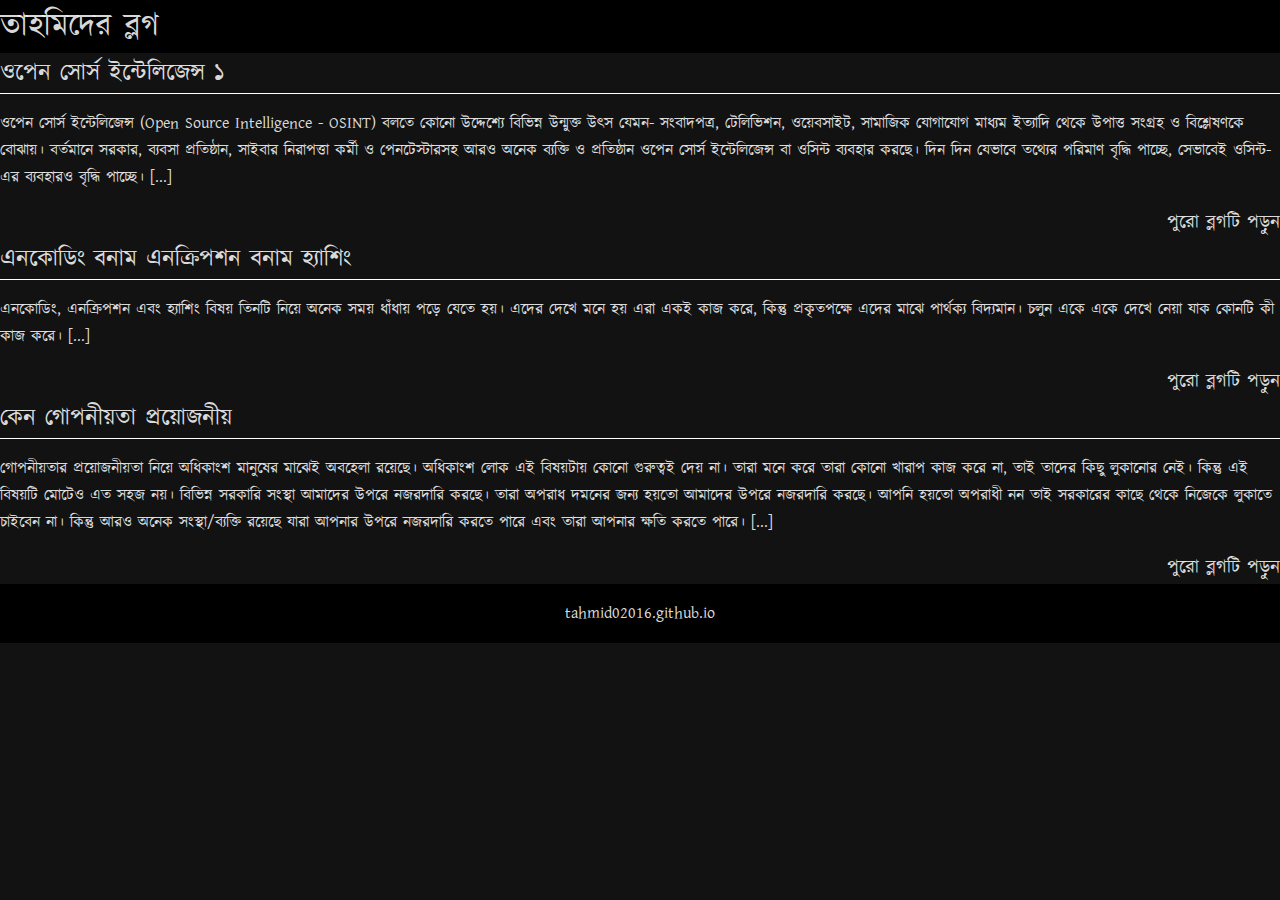
<file: blogs/blogs.html>
<!DOCTYPE html>

<html lang="bn">
<head>
  <meta charset="UTF-8">
  <meta name="description" content="আমার লেখা সকল ব্লগের তালিকা। ১.ওপেন সোর্স ইন্টেলিজেন্স ২.এনকোডিং বনাম এনক্রিপশন বনাম হ্যাশিং...">
  <meta name="viewport" content="width=device-width, initial-scale=1">
  <title> তাহমিদের ব্লগ </title>
  <link href="https://cdn.jsdelivr.net/npm/bootstrap@5.1.1/dist/css/bootstrap.min.css" rel="stylesheet" integrity="sha384-F3w7mX95PdgyTmZZMECAngseQB83DfGTowi0iMjiWaeVhAn4FJkqJByhZMI3AhiU" crossorigin="anonymous"> 
  <style>
    @font-face { font-family: Kalpurush; src:url("../fonts/Kalpurush.ttf"); }
    body { margin:0; background-color:#121212; color:rgba(255,255,255,0.87); font-family:Kalpurush; }
    a { color:inherit; text-decoration:none; }
    .navbar { background-color:black; }
    .navbar-brand { font-size: 2rem; }
    .card { color:inherit; width:100%; height:100%; }
    .card-title { font-size: 1.5rem; display:block; border-bottom:1px solid white; }
    .card-link { font-size: 1.2rem; text-align:right; margin-top:1rem; display:block;}
    footer { background-color:black; text-align:center; padding:1rem; }
  </style>
</head>

<body>
  <header class="mb-4">
    <nav class="navbar sticky-top navbar-dark">
      <div class="container">
        <a href="../index.html" class="navbar-brand"> তাহমিদের ব্লগ </a>
      </div>
    </nav>
  </header>
  <main class="container">
    <div class="row">
      <div class="col-lg-3 col-md-6 mb-3">
        <div class="card bg-dark">
          <div class="card-body">
            <a href="open-source-intelligence-1.html" class="card-title"> ওপেন সোর্স ইন্টেলিজেন্স ১ </a>
            <p class="card-text">ওপেন সোর্স ইন্টেলিজেন্স (Open Source Intelligence - OSINT) বলতে কোনো উদ্দেশ্যে বিভিন্ন উন্মুক্ত উৎস যেমন- সংবাদপত্র, টেলিভিশন, ওয়েবসাইট, সামাজিক যোগাযোগ মাধ্যম ইত্যাদি থেকে উপাত্ত সংগ্রহ ও বিশ্লেষণকে বোঝায়। বর্তমানে সরকার, ব্যবসা প্রতিষ্ঠান, সাইবার নিরাপত্তা কর্মী ও পেনটেস্টারসহ আরও অনেক ব্যক্তি ও প্রতিষ্ঠান ওপেন সোর্স ইন্টেলিজেন্স বা ওসিন্ট ব্যবহার করছে। দিন দিন যেভাবে তথ্যের পরিমাণ বৃদ্ধি পাচ্ছে, সেভাবেই ওসিন্ট-এর ব্যবহারও বৃদ্ধি পাচ্ছে। [...]</p>
            <a href="open-source-intelligence-1.html" class="card-link"> পুরো ব্লগটি পড়ুন </a>
          </div> <!-- close card-body -->
        </div> <!-- close card -->
      </div> <!-- close col -->
      <div class="col-lg-3 col-md-6 mb-3">
        <div class="card bg-dark">
          <div class="card-body">
            <a href="encoding-encryption-hashing.html" class="card-title">এনকোডিং বনাম এনক্রিপশন বনাম হ্যাশিং</a>
            <p class="card-text">এনকোডিং, এনক্রিপশন এবং হ্যাশিং বিষয় তিনটি নিয়ে অনেক সময় ধাঁধায় পড়ে যেতে হয়। এদের দেখে মনে হয় এরা একই কাজ করে, কিন্তু প্রকৃতপক্ষে এদের মাঝে পার্থক্য বিদ্যমান। চলুন একে একে দেখে নেয়া যাক কোনটি কী কাজ করে। [...] </p>
            <a href="encoding-encryption-hashing.html" class="card-link">পুরো ব্লগটি পড়ুন</a>
          </div> <!-- close card-body -->
        </div> <!-- close card -->
      </div> <!-- close col -->
      <div class="col-lg-3 col-md-6 mb-3">
        <div class="card bg-dark">
          <div class="card-body">
            <a href="why-privacy-matters.html" class="card-title">কেন গোপনীয়তা প্রয়োজনীয়</a>
            <p class="card-text">গোপনীয়তার প্রয়োজনীয়তা নিয়ে অধিকাংশ মানুষের মাঝেই অবহেলা রয়েছে। অধিকাংশ লোক এই বিষয়টায় কোনো গুরুত্বই দেয় না। তারা মনে করে তারা কোনো খারাপ কাজ করে না, তাই তাদের কিছু লুকানোর নেই। কিন্তু এই বিষয়টি মোটেও এত সহজ নয়। বিভিন্ন সরকারি সংস্থা আমাদের উপরে নজরদারি করছে। তারা অপরাধ দমনের জন্য হয়তো আমাদের উপরে নজরদারি করছে। আপনি হয়তো অপরাধী নন তাই সরকারের কাছে থেকে নিজেকে লুকাতে চাইবেন না। কিন্তু আরও অনেক সংস্থা/ব্যক্তি রয়েছে যারা আপনার উপরে নজরদারি করতে পারে এবং তারা আপনার ক্ষতি করতে পারে। [...] </p>
            <a href="why-privacy-matters.html" class="card-link">পুরো ব্লগটি পড়ুন</a>
          </div> <!-- close card-body -->
        </div> <!-- close card -->
      </div> <!-- close col -->
    </div>  <!-- close row -->
  </main>
  <footer> 
    <div id="footer-link"> tahmid02016.github.io </div>
  </footer>
  <script src="https://cdn.jsdelivr.net/npm/bootstrap@5.1.1/dist/js/bootstrap.bundle.min.js" integrity="sha384-/bQdsTh/da6pkI1MST/rWKFNjaCP5gBSY4sEBT38Q/9RBh9AH40zEOg7Hlq2THRZ" crossorigin="anonymous"></script>
</body>
</html>
</file>
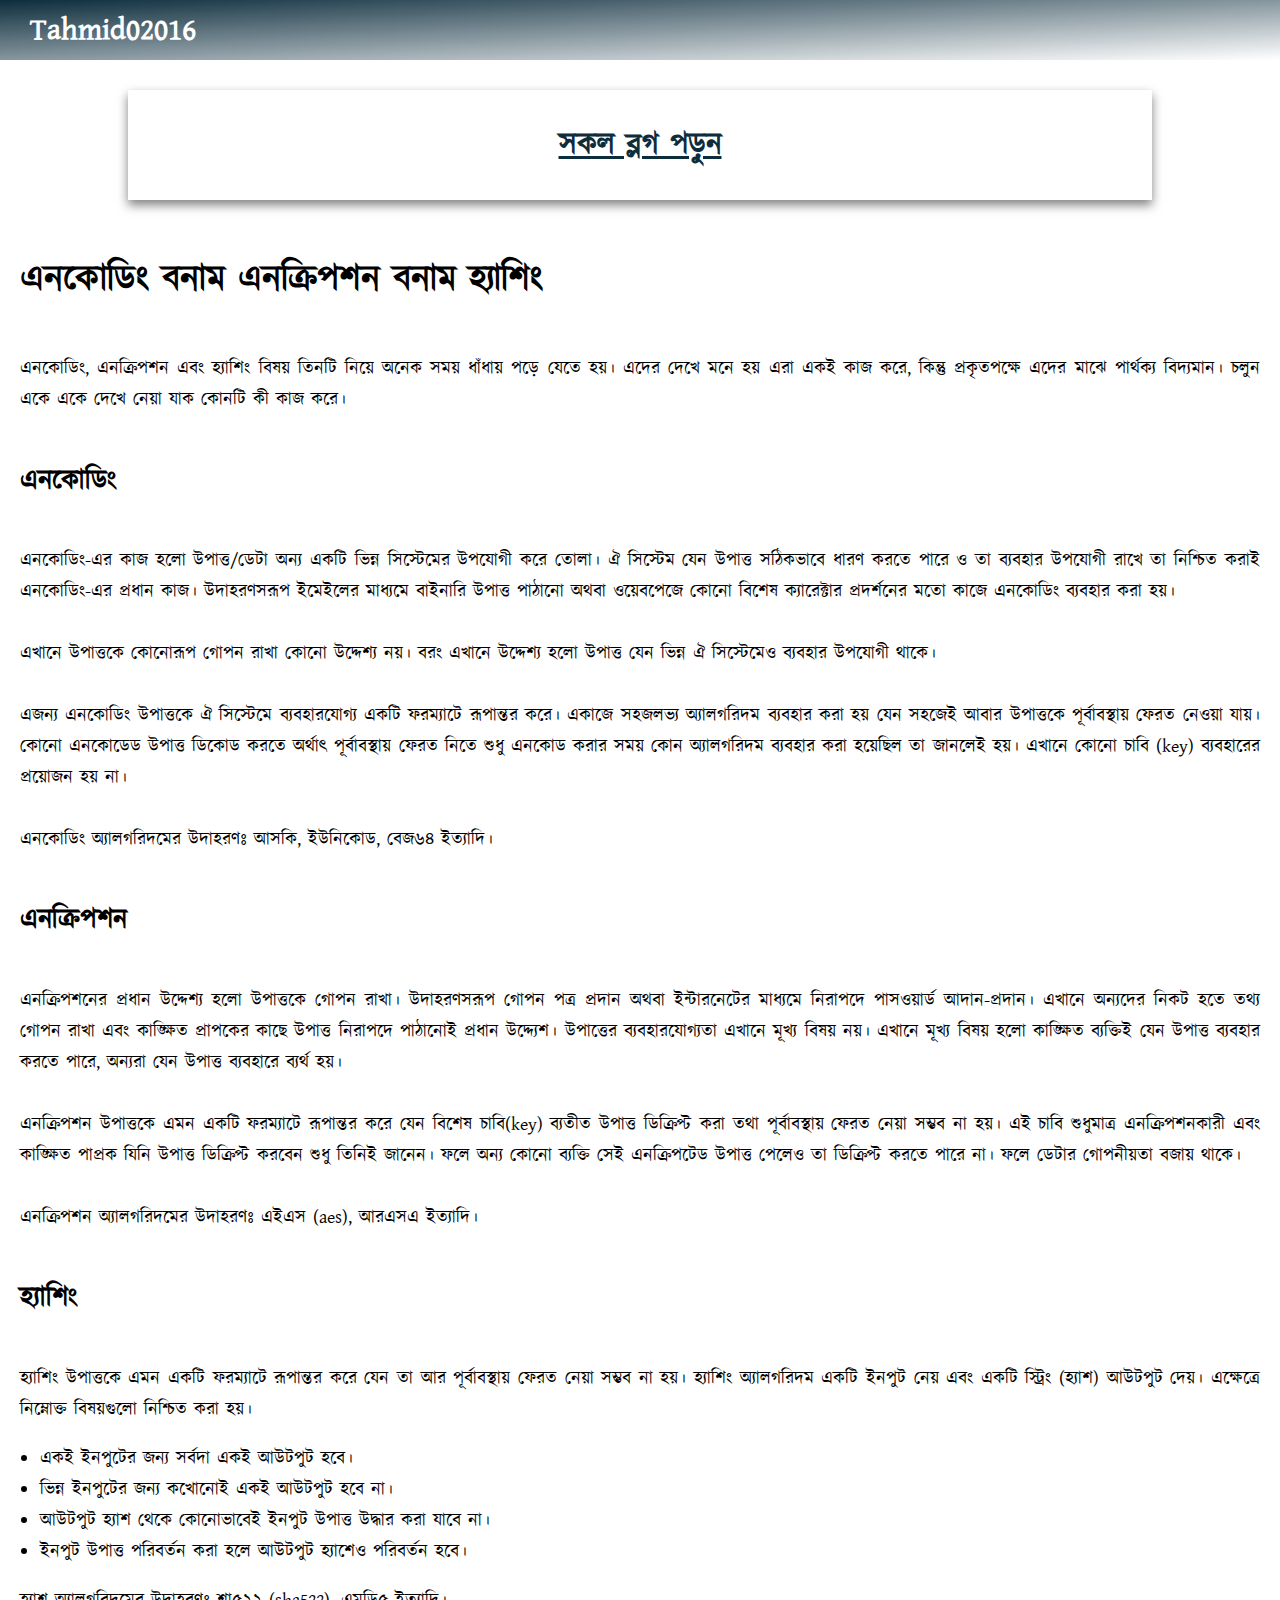
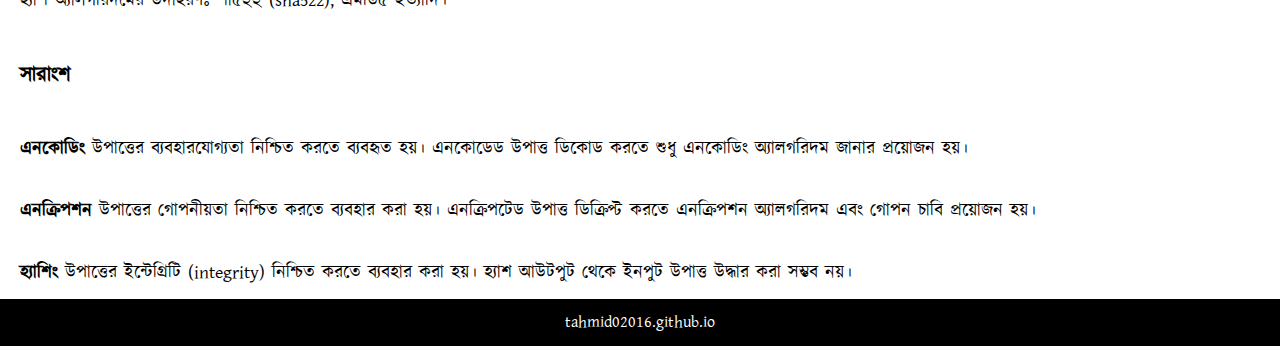
<file: blogs/encoding-encription-hashing.html>
<!DOCTYPE html>

<html lang="bn">
<head>
  <meta charset="UTF-8">
  <meta name="description" content="এনকোডিং, এনক্রিপশন ও হ্যাশিং-এর মাঝে পার্থক্য">
  <meta name="keyword" content="এনকোডিং, এনক্রিপশন, হ্যাশিং">
  <meta name="author" content="Md. Tahmid Hossain">
  <meta name="viewport" content="width=device-width, initial-scale=1">
  <title> এনকোডিং বনাম এনক্রিপশন বনাম হ্যাশিং </title>
  <link rel="stylesheet" href="blog-style.css">
</head>

<body>
  <header>
    <div id="banner"><a href="../index.html">Tahmid02016</a></div>
    <div id="blog-link"><a href="blogs.html"> সকল ব্লগ পড়ুন </a></div>
  </header>
  <main>
    <h1> এনকোডিং বনাম এনক্রিপশন বনাম হ্যাশিং </h1>
    <p> এনকোডিং, এনক্রিপশন এবং হ্যাশিং বিষয় তিনটি নিয়ে অনেক সময় ধাঁধায় পড়ে যেতে হয়। এদের দেখে মনে হয় এরা একই কাজ করে, কিন্তু প্রকৃতপক্ষে এদের মাঝে পার্থক্য বিদ্যমান। চলুন একে একে দেখে নেয়া যাক কোনটি কী কাজ করে। </p>
    <h2> এনকোডিং </h2>
    <p> এনকোডিং-এর কাজ হলো উপাত্ত/ডেটা অন্য একটি ভিন্ন সিস্টেমের উপযোগী করে তোলা। ঐ সিস্টেম যেন উপাত্ত সঠিকভাবে ধারণ করতে পারে ও তা ব্যবহার উপযোগী রাখে তা নিশ্চিত করাই এনকোডিং-এর প্রধান কাজ। উদাহরণসরূপ ইমেইলের মাধ্যমে বাইনারি উপাত্ত পাঠানো অথবা ওয়েবপেজে কোনো বিশেষ ক্যারেক্টার প্রদর্শনের মতো কাজে এনকোডিং ব্যবহার করা হয়। <br><br>
    এখানে উপাত্তকে কোনোরূপ গোপন রাখা কোনো উদ্দেশ্য নয়। বরং এখানে উদ্দেশ্য হলো উপাত্ত যেন ভিন্ন ঐ সিস্টেমেও ব্যবহার উপযোগী থাকে। <br><br>
    এজন্য এনকোডিং উপাত্তকে ঐ সিস্টেমে ব্যবহার‍যোগ্য একটি ফরম্যাটে রূপান্তর করে। একাজে সহজলভ্য অ্যালগরিদম ব্যবহার করা হয় যেন সহজেই আবার উপাত্তকে পূর্বাবস্থায় ফেরত নেওয়া যায়। কোনো এনকোডেড উপাত্ত ডিকোড করতে অর্থাৎ পূর্বাবস্থায় ফেরত নিতে শুধু এনকোড করার সময় কোন অ্যালগরিদম ব্যবহার করা হয়েছিল তা জানলেই হয়। এখানে কোনো চাবি (key) ব্যবহারের প্রয়োজন হয় না। <br><br>
    এনকোডিং অ্যালগরিদমের উদাহরণঃ আসকি, ইউনিকোড, বেজ৬৪ ইত্যাদি। </p>
    <h2> এনক্রিপশন </h2>
    <p> এনক্রিপশনের প্রধান উদ্দেশ্য হলো উপাত্তকে গোপন রাখা। উদাহরণসরূপ গোপন পত্র প্রদান অথবা ইন্টারনেটের মাধ্যমে নিরাপদে পাসওয়ার্ড আদান-প্রদান। এখানে অন্যদের নিকট হতে তথ্য গোপন রাখা এবং কাঙ্ক্ষিত প্রাপকের কাছে উপাত্ত নিরাপদে পাঠানোই প্রধান উদ্দ্যেশ। উপাত্তের ব্যবহারযোগ্যতা এখানে মূখ্য বিষয় নয়। এখানে মূখ্য বিষয় হলো কাঙ্ক্ষিত ব্যক্তিই যেন উপাত্ত ব্যবহার করতে পারে, অন্যরা যেন উপাত্ত ব্যবহারে ব্যর্থ হয়।<br><br>
    এনক্রিপশন উপাত্তকে এমন একটি ফরম্যাটে রূপান্তর করে যেন বিশেষ চাবি(key) ব্যতীত উপাত্ত ডিক্রিপ্ট করা তথা পূর্বাবস্থায় ফেরত নেয়া সম্ভব না হয়। এই চাবি শুধুমাত্র এনক্রিপশনকারী এবং কাঙ্ক্ষিত পাপ্রক যিনি উপাত্ত ডিক্রিপ্ট করবেন শুধু তিনিই জানেন। ফলে অন্য কোনো ব্যক্তি সেই এনক্রিপটেড উপাত্ত পেলেও তা ডিক্রিপ্ট করতে পারে না। ফলে ডেটার গোপনীয়তা বজায় থাকে। <br><br>
    এনক্রিপশন অ্যালগরিদমের উদাহরণঃ এইএস (aes), আরএসএ ইত্যাদি। </p>
    <h2> হ্যাশিং </h2>
    <p> হ্যাশিং উপাত্তকে এমন একটি ফরম্যাটে রূপান্তর করে যেন তা আর পূর্বাবস্থায় ফেরত নেয়া সম্ভব না হয়। হ্যাশিং অ্যালগরিদম একটি ইনপুট নেয় এবং একটি স্ট্রিং (হ্যাশ) আউটপুট দেয়। এক্ষেত্রে নিম্নোক্ত বিষয়গুলো নিশ্চিত করা হয়। </p>
    <ul>
      <li> একই ইনপুটের জন্য সর্বদা একই আউটপুট হবে। </li>
      <li> ভিন্ন ইনপুটের জন্য কখোনোই একই আউটপুট হবে না। </li>
      <li> আউটপুট হ্যাশ থেকে কোনোভাবেই ইনপুট উপাত্ত উদ্ধার করা যাবে না। </li>
      <li> ইনপুট উপাত্ত পরিবর্তন করা হলে আউটপুট হ্যাশেও পরিবর্তন হবে। </li>
    </ul>
    <p> হ্যাশ অ্যালগরিদমের উদাহরণঃ শা৫২২ (sha522), এমডি৫ ইত্যাদি। </p>
    <h3> সারাংশ </h3>
    <p> <b> এনকোডিং </b> উপাত্তের ব্যবহার‍যোগ্যতা নিশ্চিত করতে ব্যবহৃত হয়। এনকোডেড উপাত্ত ডিকোড করতে শুধু এনকোডিং অ্যালগরিদম জানার প্রয়োজন হয়। <br><br>
    <b> এনক্রিপশন </b> উপাত্তের গোপনীয়তা নিশ্চিত করতে ব্যবহার করা হয়। এনক্রিপটেড উপাত্ত ডিক্রিপ্ট করতে এনক্রিপশন অ্যালগরিদম এবং গোপন চাবি প্রয়োজন হয়। <br><br>
    <b> হ্যাশিং </b> উপাত্তের ইন্টেগ্রিটি (integrity) নিশ্চিত করতে ব্যবহার করা হয়। হ্যাশ আউটপুট থেকে ইনপুট উপাত্ত উদ্ধার করা সম্ভব নয়। </p>
  </main>
  <footer> tahmid02016.github.io </footer>
  </body>
  </html>
</body>
</html>
</file>
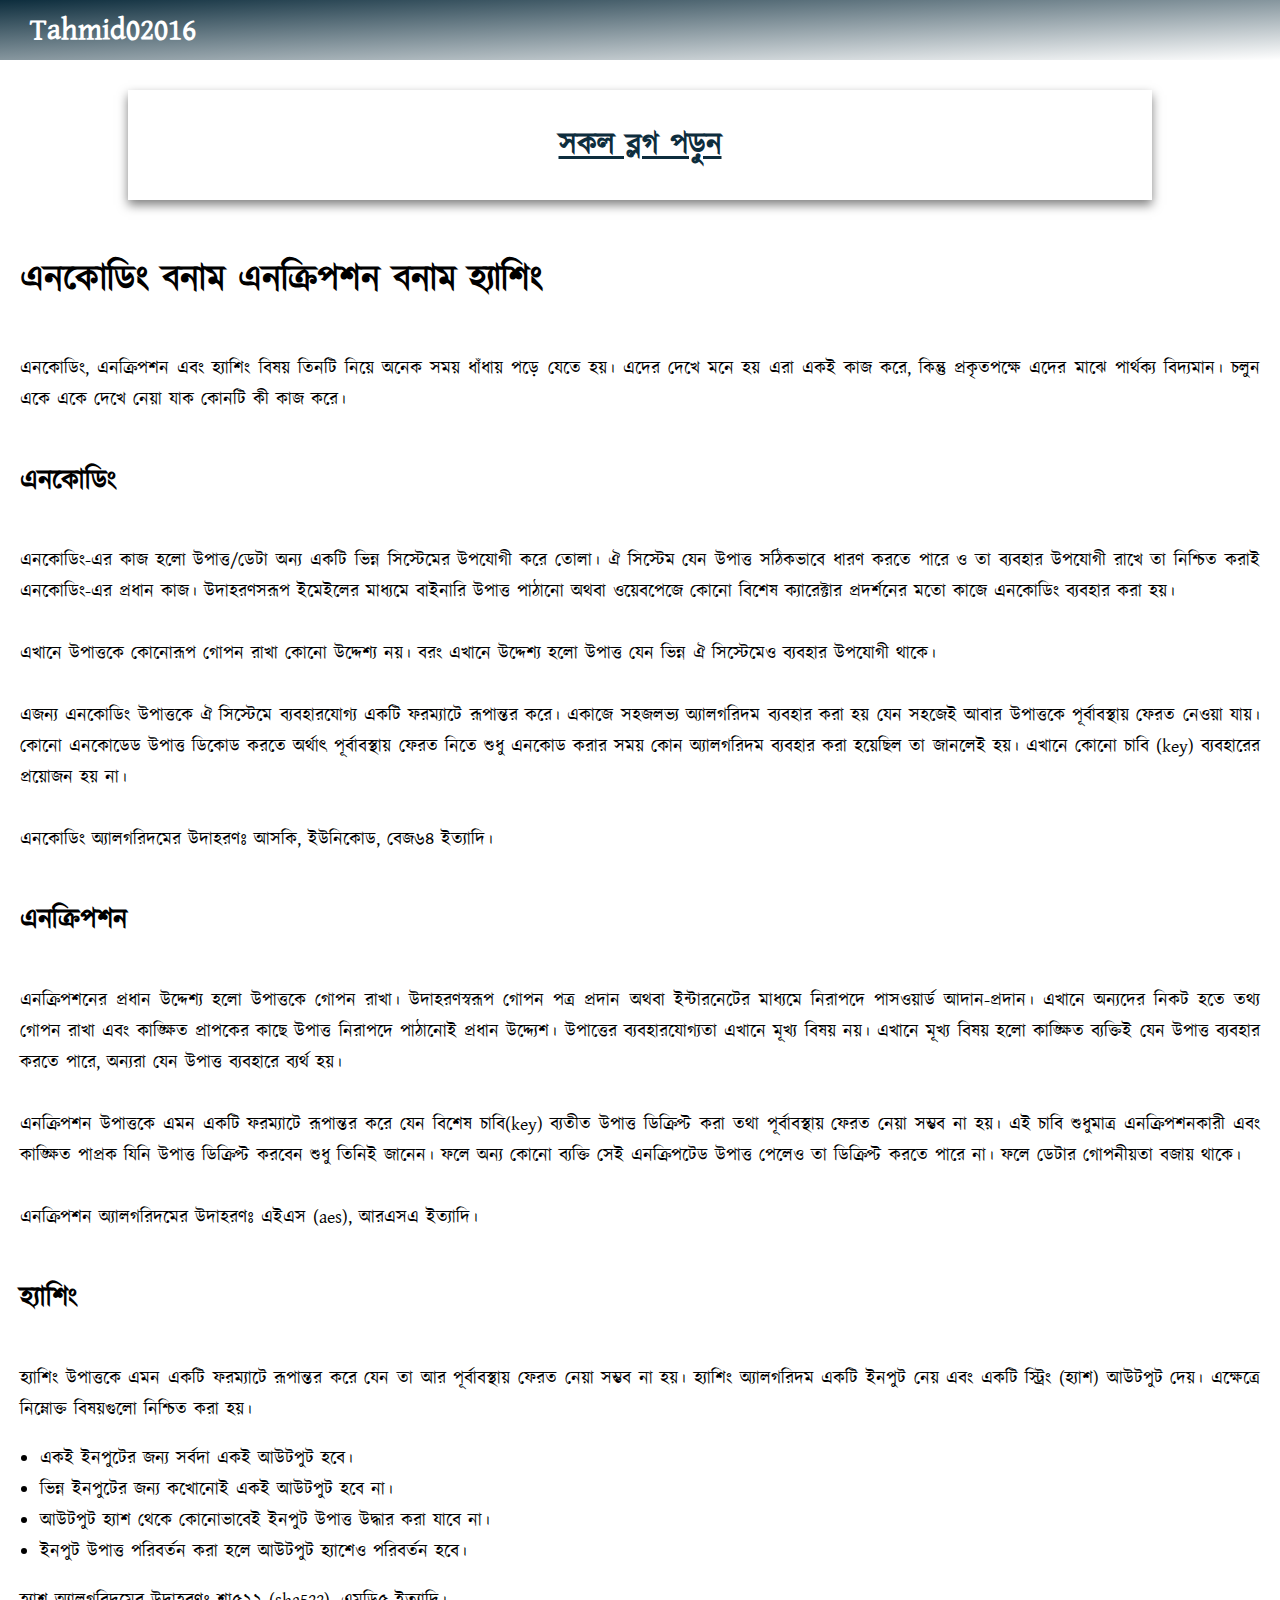
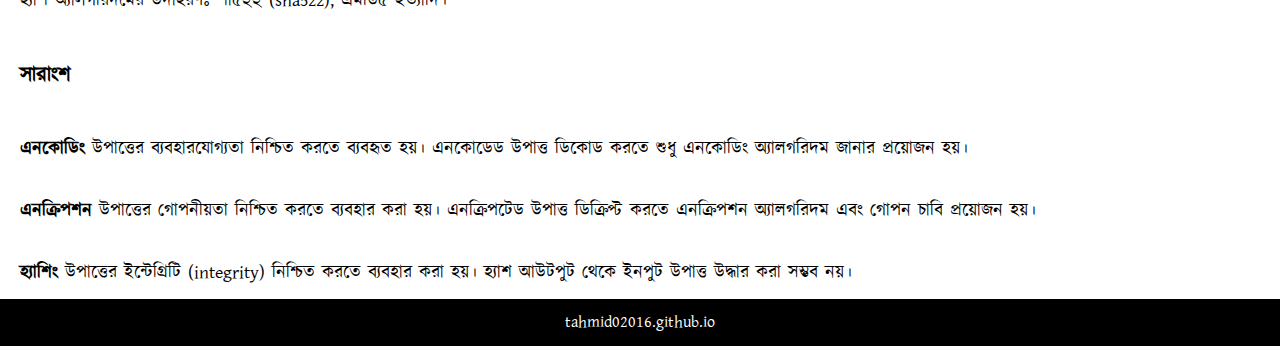
<file: blogs/encoding-encryption-hashing.html>
<!DOCTYPE html>

<html lang="bn">
<head>
  <meta charset="UTF-8">
  <meta name="description" content="এনকোডিং, এনক্রিপশন ও হ্যাশিং-এর মাঝে পার্থক্য">
  <meta name="keyword" content="এনকোডিং, এনক্রিপশন, হ্যাশিং">
  <meta name="author" content="Md. Tahmid Hossain">
  <meta name="viewport" content="width=device-width, initial-scale=1">
  <title> এনকোডিং বনাম এনক্রিপশন বনাম হ্যাশিং </title>
  <link rel="stylesheet" href="blog-style.css">
</head>

<body>
  <header>
    <div id="banner"><a href="../index.html">Tahmid02016</a></div>
    <div id="blog-link"><a href="blogs.html"> সকল ব্লগ পড়ুন </a></div>
  </header>
  <main>
    <h1> এনকোডিং বনাম এনক্রিপশন বনাম হ্যাশিং </h1>
    <p> এনকোডিং, এনক্রিপশন এবং হ্যাশিং বিষয় তিনটি নিয়ে অনেক সময় ধাঁধায় পড়ে যেতে হয়। এদের দেখে মনে হয় এরা একই কাজ করে, কিন্তু প্রকৃতপক্ষে এদের মাঝে পার্থক্য বিদ্যমান। চলুন একে একে দেখে নেয়া যাক কোনটি কী কাজ করে। </p>
    <h2> এনকোডিং </h2>
    <p> এনকোডিং-এর কাজ হলো উপাত্ত/ডেটা অন্য একটি ভিন্ন সিস্টেমের উপযোগী করে তোলা। ঐ সিস্টেম যেন উপাত্ত সঠিকভাবে ধারণ করতে পারে ও তা ব্যবহার উপযোগী রাখে তা নিশ্চিত করাই এনকোডিং-এর প্রধান কাজ। উদাহরণসরূপ ইমেইলের মাধ্যমে বাইনারি উপাত্ত পাঠানো অথবা ওয়েবপেজে কোনো বিশেষ ক্যারেক্টার প্রদর্শনের মতো কাজে এনকোডিং ব্যবহার করা হয়। <br><br>
    এখানে উপাত্তকে কোনোরূপ গোপন রাখা কোনো উদ্দেশ্য নয়। বরং এখানে উদ্দেশ্য হলো উপাত্ত যেন ভিন্ন ঐ সিস্টেমেও ব্যবহার উপযোগী থাকে। <br><br>
    এজন্য এনকোডিং উপাত্তকে ঐ সিস্টেমে ব্যবহার‍যোগ্য একটি ফরম্যাটে রূপান্তর করে। একাজে সহজলভ্য অ্যালগরিদম ব্যবহার করা হয় যেন সহজেই আবার উপাত্তকে পূর্বাবস্থায় ফেরত নেওয়া যায়। কোনো এনকোডেড উপাত্ত ডিকোড করতে অর্থাৎ পূর্বাবস্থায় ফেরত নিতে শুধু এনকোড করার সময় কোন অ্যালগরিদম ব্যবহার করা হয়েছিল তা জানলেই হয়। এখানে কোনো চাবি (key) ব্যবহারের প্রয়োজন হয় না। <br><br>
    এনকোডিং অ্যালগরিদমের উদাহরণঃ আসকি, ইউনিকোড, বেজ৬৪ ইত্যাদি। </p>
    <h2> এনক্রিপশন </h2>
    <p> এনক্রিপশনের প্রধান উদ্দেশ্য হলো উপাত্তকে গোপন রাখা। উদাহরণস্বরূপ গোপন পত্র প্রদান অথবা ইন্টারনেটের মাধ্যমে নিরাপদে পাসওয়ার্ড আদান-প্রদান। এখানে অন্যদের নিকট হতে তথ্য গোপন রাখা এবং কাঙ্ক্ষিত প্রাপকের কাছে উপাত্ত নিরাপদে পাঠানোই প্রধান উদ্দ্যেশ। উপাত্তের ব্যবহারযোগ্যতা এখানে মূখ্য বিষয় নয়। এখানে মূখ্য বিষয় হলো কাঙ্ক্ষিত ব্যক্তিই যেন উপাত্ত ব্যবহার করতে পারে, অন্যরা যেন উপাত্ত ব্যবহারে ব্যর্থ হয়।<br><br>
    এনক্রিপশন উপাত্তকে এমন একটি ফরম্যাটে রূপান্তর করে যেন বিশেষ চাবি(key) ব্যতীত উপাত্ত ডিক্রিপ্ট করা তথা পূর্বাবস্থায় ফেরত নেয়া সম্ভব না হয়। এই চাবি শুধুমাত্র এনক্রিপশনকারী এবং কাঙ্ক্ষিত পাপ্রক যিনি উপাত্ত ডিক্রিপ্ট করবেন শুধু তিনিই জানেন। ফলে অন্য কোনো ব্যক্তি সেই এনক্রিপটেড উপাত্ত পেলেও তা ডিক্রিপ্ট করতে পারে না। ফলে ডেটার গোপনীয়তা বজায় থাকে। <br><br>
    এনক্রিপশন অ্যালগরিদমের উদাহরণঃ এইএস (aes), আরএসএ ইত্যাদি। </p>
    <h2> হ্যাশিং </h2>
    <p> হ্যাশিং উপাত্তকে এমন একটি ফরম্যাটে রূপান্তর করে যেন তা আর পূর্বাবস্থায় ফেরত নেয়া সম্ভব না হয়। হ্যাশিং অ্যালগরিদম একটি ইনপুট নেয় এবং একটি স্ট্রিং (হ্যাশ) আউটপুট দেয়। এক্ষেত্রে নিম্নোক্ত বিষয়গুলো নিশ্চিত করা হয়। </p>
    <ul>
      <li> একই ইনপুটের জন্য সর্বদা একই আউটপুট হবে। </li>
      <li> ভিন্ন ইনপুটের জন্য কখোনোই একই আউটপুট হবে না। </li>
      <li> আউটপুট হ্যাশ থেকে কোনোভাবেই ইনপুট উপাত্ত উদ্ধার করা যাবে না। </li>
      <li> ইনপুট উপাত্ত পরিবর্তন করা হলে আউটপুট হ্যাশেও পরিবর্তন হবে। </li>
    </ul>
    <p> হ্যাশ অ্যালগরিদমের উদাহরণঃ শা৫২২ (sha522), এমডি৫ ইত্যাদি। </p>
    <h3> সারাংশ </h3>
    <p> <b> এনকোডিং </b> উপাত্তের ব্যবহার‍যোগ্যতা নিশ্চিত করতে ব্যবহৃত হয়। এনকোডেড উপাত্ত ডিকোড করতে শুধু এনকোডিং অ্যালগরিদম জানার প্রয়োজন হয়। <br><br>
    <b> এনক্রিপশন </b> উপাত্তের গোপনীয়তা নিশ্চিত করতে ব্যবহার করা হয়। এনক্রিপটেড উপাত্ত ডিক্রিপ্ট করতে এনক্রিপশন অ্যালগরিদম এবং গোপন চাবি প্রয়োজন হয়। <br><br>
    <b> হ্যাশিং </b> উপাত্তের ইন্টেগ্রিটি (integrity) নিশ্চিত করতে ব্যবহার করা হয়। হ্যাশ আউটপুট থেকে ইনপুট উপাত্ত উদ্ধার করা সম্ভব নয়। </p>
  </main>
  <footer> tahmid02016.github.io </footer>
  </body>
  </html>
</body>
</html>
</file>
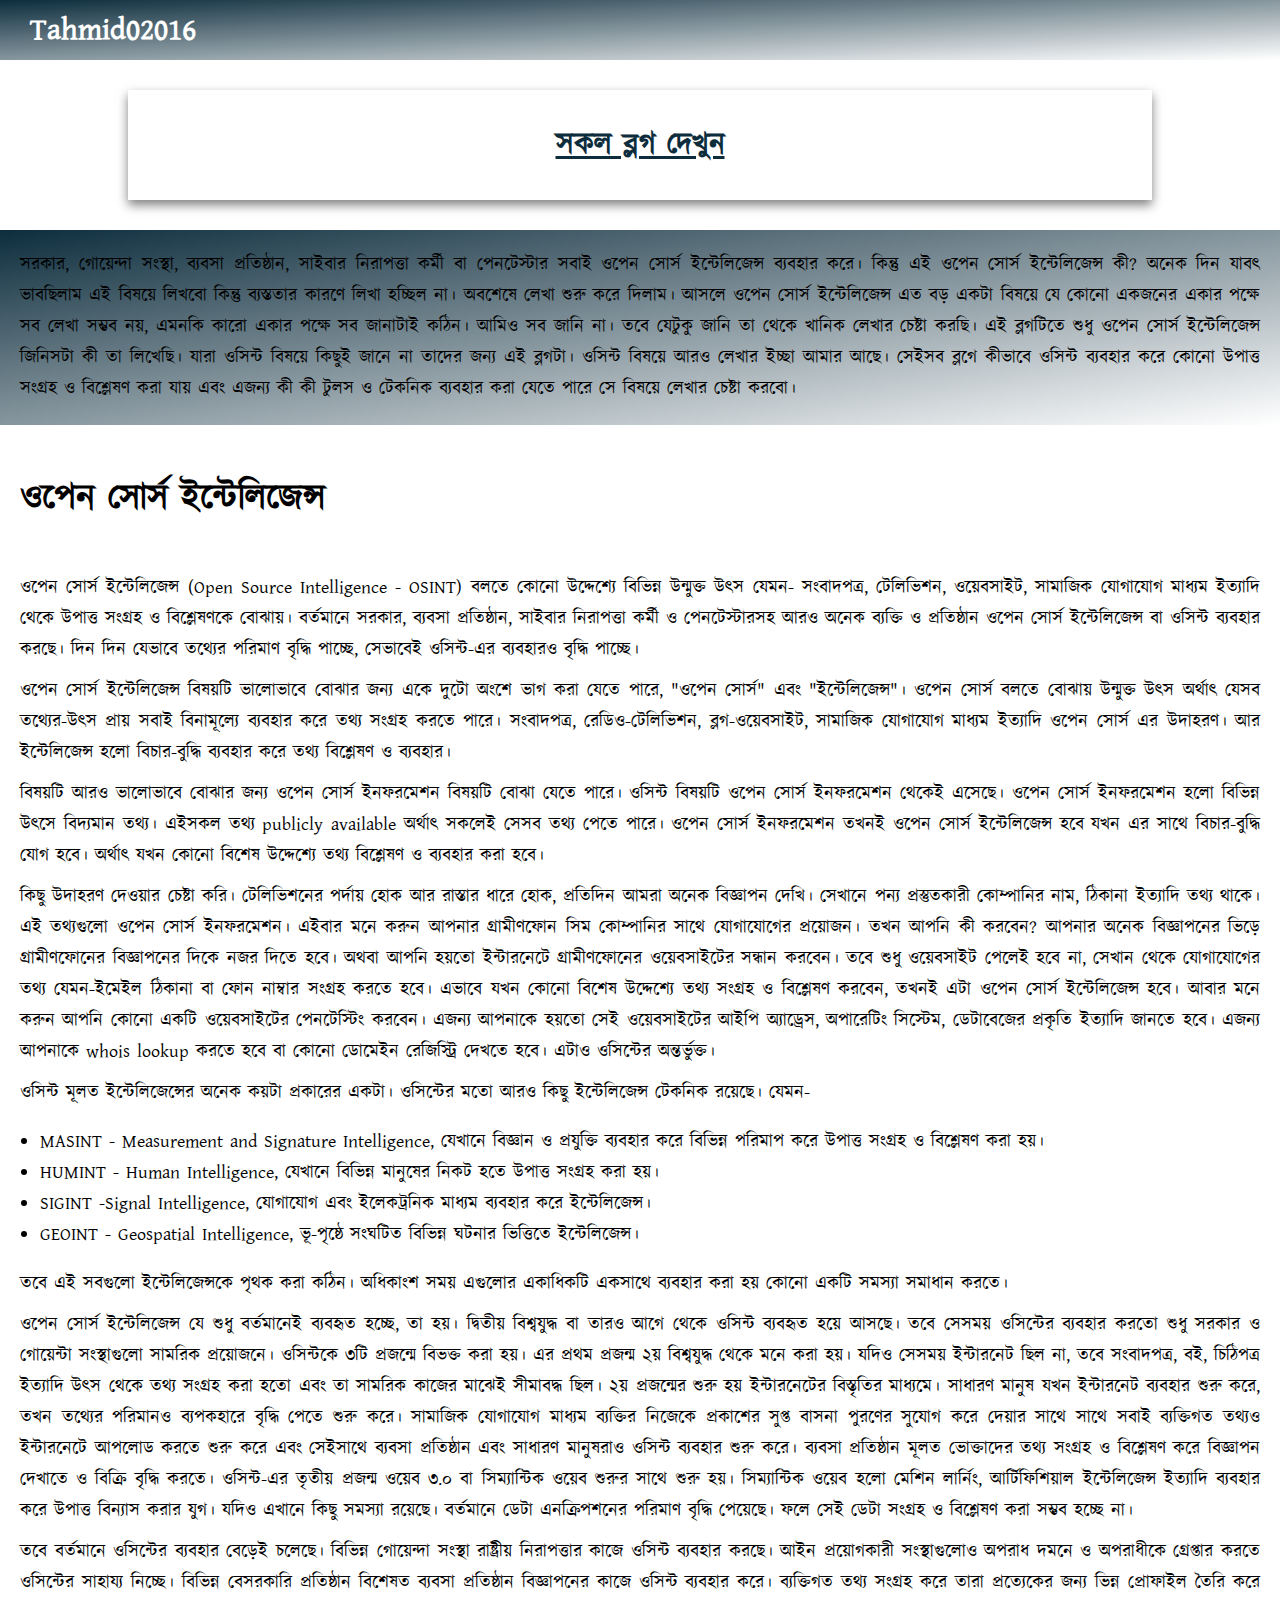
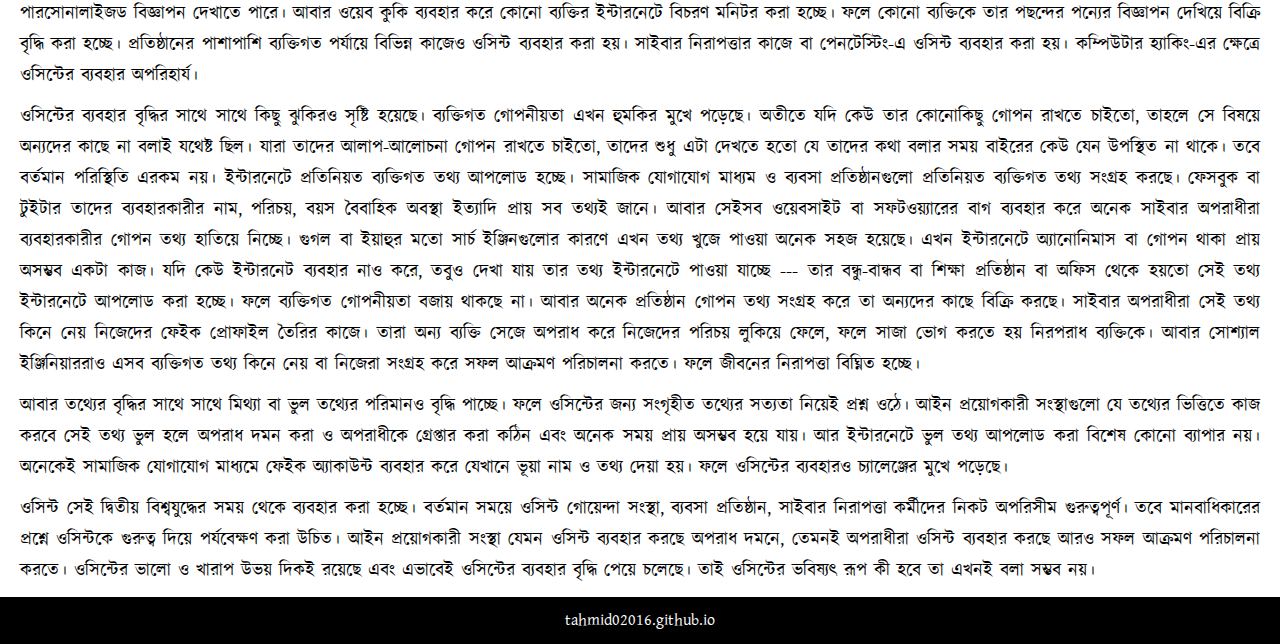
<file: blogs/open-source-intelligence-1.html>
<!DOCTYPE html>

<html lang="bn">
<head>
  <meta charset="UTF-8"/>
  <meta name="description" content="ওপেন সোর্স ইন্টেলিজেন্স হলো কোনো উদ্দেশ্যে বিভিন্ন উন্মুক্ত উৎস থেকে উপাত্ত সংগ্রহ ও বিশ্লেষণ"/>
  <meta name="keyword" content="ওপেন সোর্স ইন্টেলিজেন্স, ওসিন্ট"/>
  <meta name="author" content="Md. Tahmid. Hossain"/>
  <meta name="viewport" content="width=device-width"/>
  <link rel="stylesheet" href="blog-style.css"/>
  <title>ওপেন সোর্স ইন্টেলিজেন্স</title>
</head>
<body>
  <header>
    <div id="banner"><a href="../index.html"> Tahmid02016 </a></div>
    <div id="blog-link"><a href="blogs.html"> সকল ব্লগ দেখুন </a></div>
  </header>
  <main>
    <div id="my-speech">
      <p> সরকার, গোয়েন্দা সংস্থা, ব্যবসা প্রতিষ্ঠান, সাইবার নিরাপত্তা কর্মী বা পেনটেস্টার সবাই ওপেন সোর্স ইন্টেলিজেন্স ব্যবহার করে। কিন্তু এই ওপেন সোর্স ইন্টেলিজেন্স কী? অনেক দিন যাবৎ ভাবছিলাম এই বিষয়ে লিখবো কিন্তু ব্যস্ততার কারণে লিখা হচ্ছিল না। অবশেষে লেখা শুরু করে দিলাম। আসলে ওপেন সোর্স ইন্টেলিজেন্স এত বড় একটা বিষয়ে যে কোনো একজনের একার পক্ষে সব লেখা সম্ভব নয়, এমনকি কারো একার পক্ষে সব জানাটাই কঠিন। আমিও সব জানি না। তবে যেটুকু জানি তা থেকে খানিক লেখার চেষ্টা করছি। এই ব্লগটিতে শুধু ওপেন সোর্স ইন্টেলিজেন্স জিনিসটা কী তা লিখেছি। যারা ওসিন্ট বিষয়ে কিছুই জানে না তাদের জন্য এই ব্লগটা। ওসিন্ট বিষয়ে আরও লেখার ইচ্ছা আমার আছে। সেইসব ব্লগে কীভাবে ওসিন্ট ব্যবহার করে কোনো উপাত্ত সংগ্রহ ও বিশ্লেষণ করা যায় এবং এজন্য কী কী টুলস ও টেকনিক ব্যবহার করা যেতে পারে সে বিষয়ে লেখার চেষ্টা করবো। </p>
    </div>
    <h1> ওপেন সোর্স ইন্টেলিজেন্স </h1>
    <p> ওপেন সোর্স ইন্টেলিজেন্স (Open Source Intelligence - OSINT) বলতে কোনো উদ্দেশ্যে বিভিন্ন উন্মুক্ত উৎস যেমন- সংবাদপত্র, টেলিভিশন, ওয়েবসাইট, সামাজিক যোগাযোগ মাধ্যম ইত্যাদি থেকে উপাত্ত সংগ্রহ ও বিশ্লেষণকে বোঝায়। বর্তমানে সরকার, ব্যবসা প্রতিষ্ঠান, সাইবার নিরাপত্তা কর্মী ও পেনটেস্টারসহ আরও অনেক ব্যক্তি ও প্রতিষ্ঠান ওপেন সোর্স ইন্টেলিজেন্স বা ওসিন্ট ব্যবহার করছে। দিন দিন যেভাবে তথ্যের পরিমাণ বৃদ্ধি পাচ্ছে, সেভাবেই ওসিন্ট-এর ব্যবহারও বৃদ্ধি পাচ্ছে। </p>
    <p> ওপেন সোর্স ইন্টেলিজেন্স বিষয়টি ভালোভাবে বোঝার জন্য একে দুটো অংশে ভাগ করা যেতে পারে, &quot;ওপেন সোর্স&quot; এবং &quot;ইন্টেলিজেন্স&quot;। ওপেন সোর্স বলতে বোঝায় উন্মুক্ত উৎস অর্থাৎ যেসব তথ্যের-উৎস প্রায় সবাই বিনামূল্যে ব্যবহার করে তথ্য সংগ্রহ করতে পারে। সংবাদপত্র, রেডিও-টেলিভিশন, ব্লগ-ওয়েবসাইট, সামাজিক যোগাযোগ মাধ্যম ইত্যাদি ওপেন সোর্স এর উদাহরণ। আর ইন্টেলিজেন্স হলো বিচার-বুদ্ধি ব্যবহার করে তথ্য বিশ্লেষণ ও ব্যবহার। </p>
    <p> বিষয়টি আরও ভালোভাবে বোঝার জন্য ওপেন সোর্স ইনফরমেশন বিষয়টি বোঝা যেতে পারে। ওসিন্ট বিষয়টি ওপেন সোর্স ইনফরমেশন থেকেই এসেছে। ওপেন সোর্স ইনফরমেশন হলো বিভিন্ন উৎসে বিদ্যমান তথ্য। এইসকল তথ্য publicly available অর্থাৎ সকলেই সেসব তথ্য পেতে পারে। ওপেন সোর্স ইনফরমেশন তখনই ওপেন সোর্স ইন্টেলিজেন্স হবে যখন এর সাথে বিচার-বুদ্ধি যোগ হবে। অর্থাৎ যখন কোনো বিশেষ উদ্দেশ্যে তথ্য বিশ্লেষণ ও ব্যবহার করা হবে। </p>
    <p> কিছু উদাহরণ দেওয়ার চেষ্টা করি। টেলিভিশনের পর্দায় হোক আর রাস্তার ধারে হোক, প্রতিদিন আমরা অনেক বিজ্ঞাপন দেখি। সেখানে পন্য প্রস্তুতকারী কোম্পানির নাম, ঠিকানা ইত্যাদি তথ্য থাকে। এই তথ্যগুলো ওপেন সোর্স ইনফরমেশন। এইবার মনে করুন আপনার গ্রামীণফোন সিম কোম্পানির সাথে যোগাযোগের প্রয়োজন। তখন আপনি কী করবেন? আপনার অনেক বিজ্ঞাপনের ভিড়ে গ্রামীণফোনের বিজ্ঞাপনের দিকে নজর দিতে হবে। অথবা আপনি হয়তো ইন্টারনেটে গ্রামীণফোনের ওয়েবসাইটের সন্ধান করবেন। তবে শুধু ওয়েবসাইট পেলেই হবে না, সেখান থেকে যোগাযোগের তথ্য যেমন-ইমেইল ঠিকানা বা ফোন নাম্বার সংগ্রহ করতে হবে। এভাবে যখন কোনো বিশেষ উদ্দেশ্যে তথ্য সংগ্রহ ও বিশ্লেষণ করবেন, তখনই এটা ওপেন সোর্স ইন্টেলিজেন্স হবে। আবার মনে করুন আপনি কোনো একটি ওয়েবসাইটের পেনটেস্টিং করবেন। এজন্য আপনাকে হয়তো সেই ওয়েবসাইটের আইপি অ্যাড্রেস, অপারেটিং সিস্টেম, ডেটাবেজের প্রকৃতি ইত্যাদি জানতে হবে। এজন্য আপনাকে whois lookup করতে হবে বা কোনো ডোমেইন রেজিস্ট্রি দেখতে হবে। এটাও ওসিন্টের অন্তর্ভুক্ত। </p>
    <p> ওসিন্ট মূলত ইন্টেলিজেন্সের অনেক কয়টা প্রকারের একটা। ওসিন্টের মতো আরও কিছু ইন্টেলিজেন্স টেকনিক রয়েছে। যেমন- </p>
    <ul>
      <li> MASINT - Measurement and Signature Intelligence, যেখানে বিজ্ঞান ও প্রযুক্তি ব্যবহার করে বিভিন্ন পরিমাপ করে উপাত্ত সংগ্রহ ও বিশ্লেষণ করা হয়। </li>
      <li> HUMINT - Human Intelligence, যেখানে বিভিন্ন মানুষের নিকট হতে উপাত্ত সংগ্রহ করা হয়। </li>
      <li> SIGINT -Signal Intelligence, যোগাযোগ এবং ইলেকট্রনিক মাধ্যম ব্যবহার করে ইন্টেলিজেন্স। </li>
      <li> GEOINT - Geospatial Intelligence, ভূ-পৃষ্ঠে সংঘটিত বিভিন্ন ঘটনার ভিত্তিতে ইন্টেলিজেন্স। </li>
    </ul>
    <p> তবে এই সবগুলো ইন্টেলিজেন্সকে পৃথক করা কঠিন। অধিকাংশ সময় এগুলোর একাধিকটি একসাথে ব্যবহার করা হয় কোনো একটি সমস্যা সমাধান করতে। </p>
    <p> ওপেন সোর্স ইন্টেলিজেন্স যে শুধু বর্তমানেই ব্যবহৃত হচ্ছে, তা হয়। দ্বিতীয় বিশ্বযুদ্ধ বা তারও আগে থেকে ওসিন্ট ব্যবহৃত হয়ে আসছে। তবে সেসময় ওসিন্টের ব্যবহার করতো শুধু সরকার ও গোয়েন্টা সংস্থাগুলো সামরিক প্রয়োজনে। ওসিন্টকে ৩টি প্রজন্মে বিভক্ত করা হয়। এর প্রথম প্রজন্ম ২য় বিশ্বযুদ্ধ থেকে মনে করা হয়। যদিও সেসময় ইন্টারনেট ছিল না, তবে সংবাদপত্র, বই, চিঠিপত্র ইত্যাদি উৎস থেকে তথ্য সংগ্রহ করা হতো এবং তা সামরিক কাজের মাঝেই সীমাবদ্ধ ছিল। ২য় প্রজন্মের শুরু হয় ইন্টারনেটের বিস্তৃতির মাধ্যমে। সাধারণ মানুষ যখন ইন্টারনেট ব্যবহার শুরু করে, তখন তথ্যের পরিমানও ব্যপকহারে বৃদ্ধি পেতে শুরু করে। সামাজিক যোগাযোগ মাধ্যম ব্যক্তির নিজেকে প্রকাশের সুপ্ত বাসনা পুরণের সুযোগ করে দেয়ার সাথে সাথে সবাই ব্যক্তিগত তথ্যও ইন্টারনেটে আপলোড করতে শুরু করে এবং সেইসাথে ব্যবসা প্রতিষ্ঠান এবং সাধারণ মানুষরাও ওসিন্ট ব্যবহার শুরু করে। ব্যবসা প্রতিষ্ঠান মূলত ভোক্তাদের তথ্য সংগ্রহ ও বিশ্লেষণ করে বিজ্ঞাপন দেখাতে ও বিক্রি বৃদ্ধি করতে। ওসিন্ট-এর তৃতীয় প্রজন্ম ওয়েব ৩.০ বা সিম্যান্টিক ওয়েব শুরুর সাথে শুরু হয়। সিম্যান্টিক ওয়েব হলো মেশিন লার্নিং, আর্টিফিশিয়াল ইন্টেলিজেন্স ইত্যাদি ব্যবহার করে উপাত্ত বিন্যাস করার যুগ। যদিও এখানে কিছু সমস্যা রয়েছে। বর্তমানে ডেটা এনক্রিপশনের পরিমাণ বৃদ্ধি পেয়েছে। ফলে সেই ডেটা সংগ্রহ ও বিশ্লেষণ করা সম্ভব হচ্ছে না। </p>
    <p> তবে বর্তমানে ওসিন্টের ব্যবহার বেড়েই চলেছে। বিভিন্ন গোয়েন্দা সংস্থা রাষ্ট্রীয় নিরাপত্তার কাজে ওসিন্ট ব্যবহার করছে। আইন প্রয়োগকারী সংস্থাগুলোও অপরাধ দমনে ও অপরাধীকে গ্রেপ্তার করতে ওসিন্টের সাহায্য নিচ্ছে। বিভিন্ন বেসরকারি প্রতিষ্ঠান বিশেষত ব্যবসা প্রতিষ্ঠান বিজ্ঞাপনের কাজে ওসিন্ট ব্যবহার করে। ব্যক্তিগত তথ্য সংগ্রহ করে তারা প্রত্যেকের জন্য ভিন্ন প্রোফাইল তৈরি করে পারসোনালাইজড বিজ্ঞাপন দেখাতে পারে। আবার ওয়েব কুকি ব্যবহার করে কোনো ব্যক্তির ইন্টারনেটে বিচরণ মনিটর করা হচ্ছে। ফলে কোনো ব্যক্তিকে তার পছন্দের পন্যের বিজ্ঞাপন দেখিয়ে বিক্রি বৃদ্ধি করা হচ্ছে। প্রতিষ্ঠানের পাশাপাশি ব্যক্তিগত পর্যায়ে বিভিন্ন কাজেও ওসিন্ট ব্যবহার করা হয়। সাইবার নিরাপত্তার কাজে বা পেনটেস্টিং-এ ওসিন্ট ব্যবহার করা হয়। কম্পিউটার হ্যাকিং-এর ক্ষেত্রে ওসিন্টের ব্যবহার অপরিহার্য। </p>
    <p> ওসিন্টের ব্যবহার বৃদ্ধির সাথে সাথে কিছু ঝুকিরও সৃষ্টি হয়েছে। ব্যক্তিগত গোপনীয়তা এখন হুমকির মুখে পড়েছে। অতীতে যদি কেউ তার কোনোকিছু গোপন রাখতে চাইতো, তাহলে সে বিষয়ে অন্যদের কাছে না বলাই যথেষ্ট ছিল। যারা তাদের আলাপ-আলোচনা গোপন রাখতে চাইতো, তাদের শুধু এটা দেখতে হতো যে তাদের কথা বলার সময় বাইরের কেউ যেন উপস্থিত না থাকে। তবে বর্তমান পরিস্থিতি এরকম নয়। ইন্টারনেটে প্রতিনিয়ত ব্যক্তিগত তথ্য আপলোড হচ্ছে। সামাজিক যোগাযোগ মাধ্যম ও ব্যবসা প্রতিষ্ঠানগুলো প্রতিনিয়ত ব্যক্তিগত তথ্য সংগ্রহ করছে। ফেসবুক বা টুইটার তাদের ব্যবহারকারীর নাম, পরিচয়, বয়স বৈবাহিক অবস্থা ইত্যাদি প্রায় সব তথ্যই জানে। আবার সেইসব ওয়েবসাইট বা সফটওয়্যারের বাগ ব্যবহার করে অনেক সাইবার অপরাধীরা ব্যবহারকারীর গোপন তথ্য হাতিয়ে নিচ্ছে। গুগল বা ইয়াহুর মতো সার্চ ইঞ্জিনগুলোর কারণে এখন তথ্য খুজে পাওয়া অনেক সহজ হয়েছে। এখন ইন্টারনেটে অ্যানোনিমাস বা গোপন থাকা প্রায় অসম্ভব একটা কাজ। যদি কেউ ইন্টারনেট ব্যবহার নাও করে, তবুও দেখা যায় তার তথ্য ইন্টারনেটে পাওয়া যাচ্ছে --- তার বন্ধু-বান্ধব বা শিক্ষা প্রতিষ্ঠান বা অফিস থেকে হয়তো সেই তথ্য ইন্টারনেটে আপলোড করা হচ্ছে। ফলে ব্যক্তিগত গোপনীয়তা বজায় থাকছে না। আবার অনেক প্রতিষ্ঠান গোপন তথ্য সংগ্রহ করে তা অন্যদের কাছে বিক্রি করছে। সাইবার অপরাধীরা সেই তথ্য কিনে নেয় নিজেদের ফেইক প্রোফাইল তৈরির কাজে। তারা অন্য ব্যক্তি সেজে অপরাধ করে নিজেদের পরিচয় লুকিয়ে ফেলে, ফলে সাজা ভোগ করতে হয় নিরপরাধ ব্যক্তিকে। আবার সোশ্যাল ইঞ্জিনিয়াররাও এসব ব্যক্তিগত তথ্য কিনে নেয় বা নিজেরা সংগ্রহ করে সফল আক্রমণ পরিচালনা করতে। ফলে জীবনের নিরাপত্তা বিঘ্নিত হচ্ছে। </p>
    <p> আবার তথ্যের বৃদ্ধির সাথে সাথে মিথ্যা বা ভুল তথ্যের পরিমানও বৃদ্ধি পাচ্ছে। ফলে ওসিন্টের জন্য সংগৃহীত তথ্যের সত্যতা নিয়েই প্রশ্ন ওঠে। আইন প্রয়োগকারী সংস্থাগুলো যে তথ্যের ভিত্তিতে কাজ করবে সেই তথ্য ভুল হলে অপরাধ দমন করা ও অপরাধীকে গ্রেপ্তার করা কঠিন এবং অনেক সময় প্রায় অসম্ভব হয়ে যায়। আর ইন্টারনেটে ভুল তথ্য আপলোড করা বিশেষ কোনো ব্যাপার নয়। অনেকেই সামাজিক যোগাযোগ মাধ্যমে ফেইক অ্যাকাউন্ট ব্যবহার করে যেখানে ভূয়া নাম ও তথ্য দেয়া হয়। ফলে ওসিন্টের ব্যবহারও চ্যালেঞ্জের মুখে পড়েছে। </p>
    <p> ওসিন্ট সেই দ্বিতীয় বিশ্বযুদ্ধের সময় থেকে ব্যবহার করা হচ্ছে। বর্তমান সময়ে ওসিন্ট গোয়েন্দা সংস্থা, ব্যবসা প্রতিষ্ঠান, সাইবার নিরাপত্তা কর্মীদের নিকট অপরিসীম গুরুত্বপূর্ণ। তবে মানবাধিকারের প্রশ্নে ওসিন্টকে গুরুত্ব দিয়ে পর্যবেক্ষণ করা উচিত। আইন প্রয়োগকারী সংস্থা যেমন ওসিন্ট ব্যবহার করছে অপরাধ দমনে, তেমনই অপরাধীরা ওসিন্ট ব্যবহার করছে আরও সফল আক্রমণ পরিচালনা করতে। ওসিন্টের ভালো ও খারাপ উভয় দিকই রয়েছে এবং এভাবেই ওসিন্টের ব্যবহার বৃদ্ধি পেয়ে চলেছে। তাই ওসিন্টের ভবিষ্যৎ রূপ কী হবে তা এখনই বলা সম্ভব নয়।</p>
  </main>
  <footer> tahmid02016.github.io </footer>
</body>
</html>
</file>
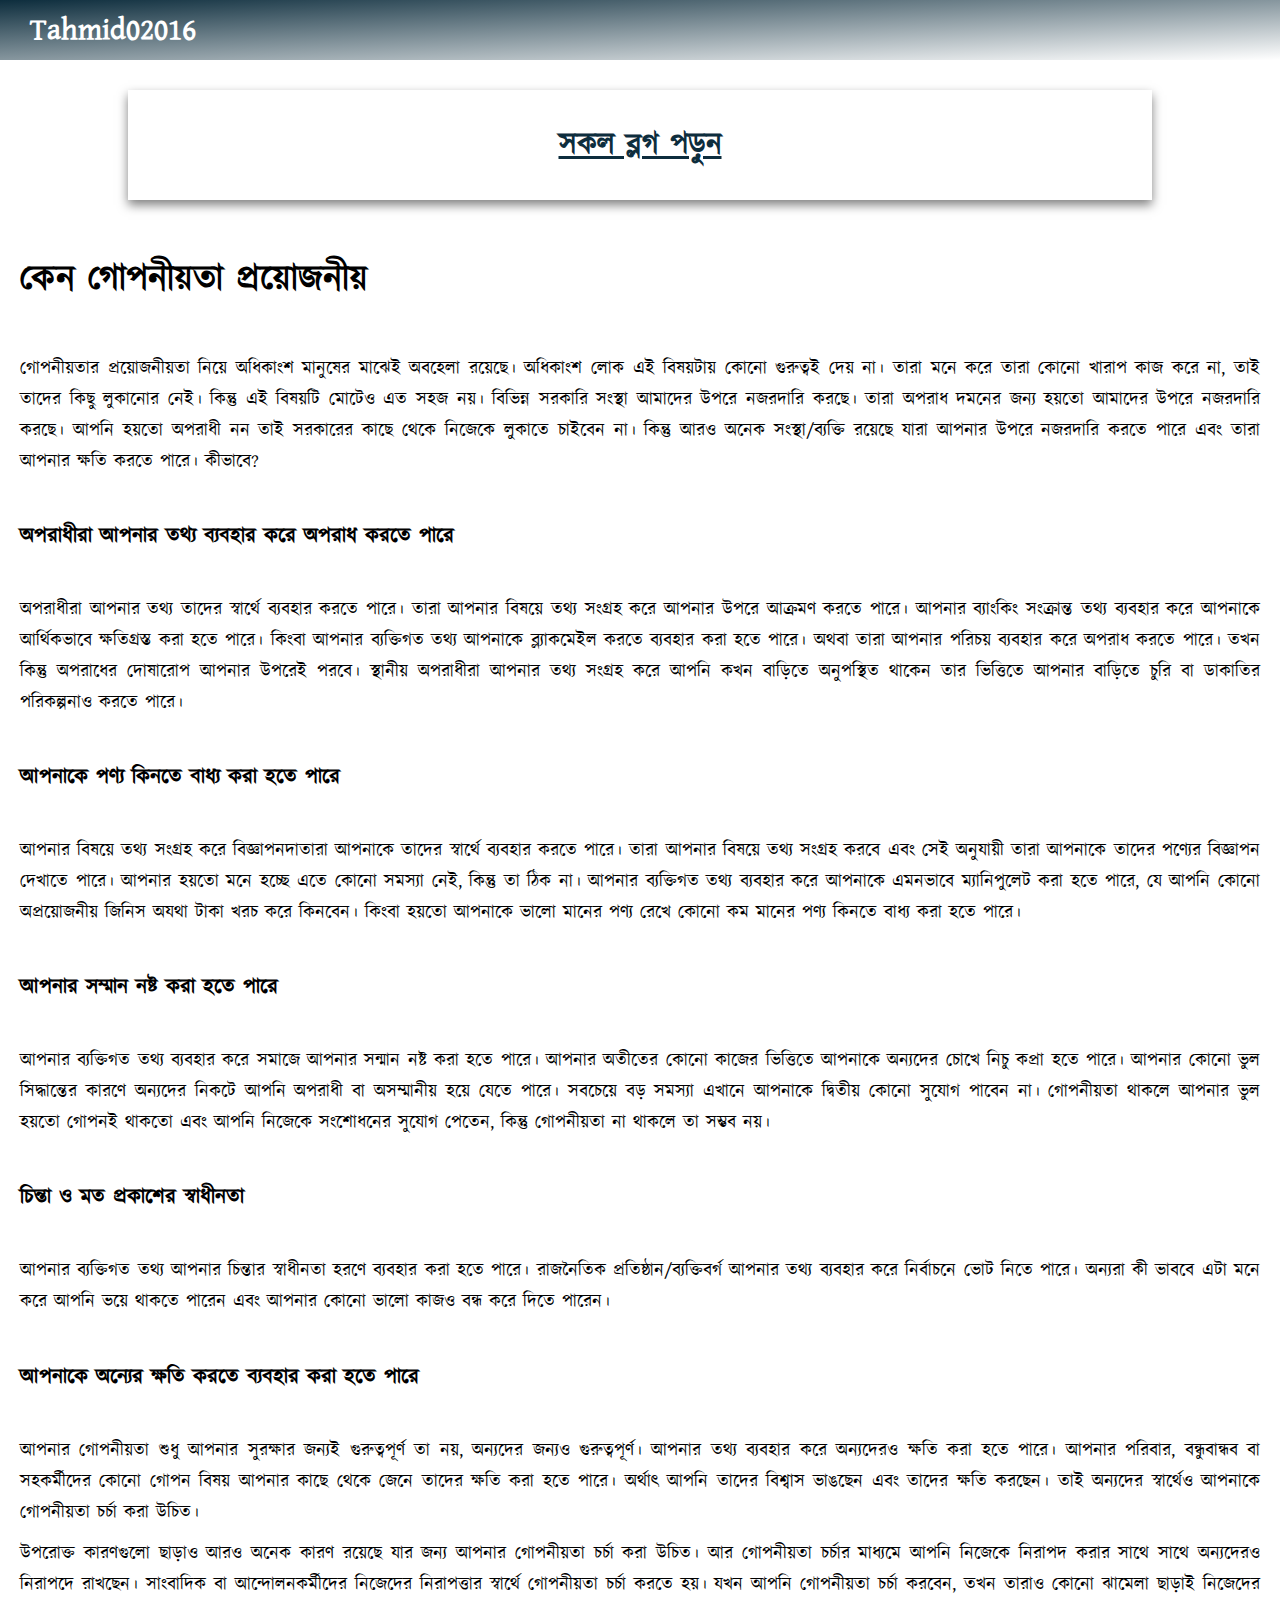
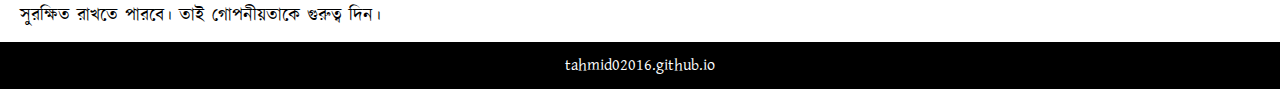
<file: blogs/why-privacy-matters.html>
<!DOCTYPE html>

<html lang="bn">
<head>
  <meta charset="UTF-8">
  <meta name="description" content="ইন্টারনেটে তথ্যের পরিমাণ বৃদ্ধির সাথে সাথে গোপনীয়তা বিষয়ে সচেতন হওয়ার টিপস।">
  <meta name="keyword" content="গোপনীয়তা, প্রাইভেসি">
  <meta name="author" content="Md. Tahmid Hossain">
  <meta name="viewport" content="width=device-width, initial-scale=1">
  <title> কেন গোপনীয়তা প্রয়োজনীয় </title>
  <link rel="stylesheet" href="blog-style.css">
</head>

<body>
  <header>
    <div id="banner"><a href="../index.html">Tahmid02016</a></div>
    <div id="blog-link"><a href="blogs.html"> সকল ব্লগ পড়ুন </a></div>
  </header>
  <main>
    <h1> কেন গোপনীয়তা প্রয়োজনীয় </h1>
    <p> গোপনীয়তার প্রয়োজনীয়তা নিয়ে অধিকাংশ মানুষের মাঝেই অবহেলা রয়েছে। অধিকাংশ লোক এই বিষয়টায় কোনো গুরুত্বই দেয় না। তারা মনে করে তারা কোনো খারাপ কাজ করে না, তাই তাদের কিছু লুকানোর নেই। কিন্তু এই বিষয়টি মোটেও এত সহজ নয়। বিভিন্ন সরকারি সংস্থা আমাদের উপরে নজরদারি করছে। তারা অপরাধ দমনের জন্য হয়তো আমাদের উপরে নজরদারি করছে। আপনি হয়তো অপরাধী নন তাই সরকারের কাছে থেকে নিজেকে লুকাতে চাইবেন না। কিন্তু আরও অনেক সংস্থা/ব্যক্তি রয়েছে যারা আপনার উপরে নজরদারি করতে পারে এবং তারা আপনার ক্ষতি করতে পারে। কীভাবে? </p>
    <h3> অপরাধীরা আপনার তথ্য ব্যবহার করে অপরাধ করতে পারে </h3>
    <p> অপরাধীরা আপনার তথ্য তাদের স্বার্থে ব্যবহার করতে পারে। তারা আপনার বিষয়ে তথ্য সংগ্রহ করে আপনার উপরে আক্রমণ করতে পারে। আপনার ব্যাংকিং সংক্রান্ত তথ্য ব্যবহার করে আপনাকে আর্থিকভাবে ক্ষতিগ্রস্ত করা হতে পারে। কিংবা আপনার ব্যক্তিগত তথ্য আপনাকে ব্ল্যাকমেইল করতে ব্যবহার করা হতে পারে। অথবা তারা আপনার পরিচয় ব্যবহার করে অপরাধ কর‍তে পারে। তখন কিন্তু অপরাধের দোষারোপ আপনার উপরেই পরবে। স্থানীয় অপরাধীরা আপনার তথ্য সংগ্রহ করে আপনি কখন বাড়িতে অনুপস্থিত থাকেন তার ভিত্তিতে আপনার বাড়িতে চুরি বা ডাকাতির পরিকল্পনাও করতে পারে। </p>
    <h3> আপনাকে পণ্য কিনতে বাধ্য করা হতে পারে </h3>
    <p> আপনার বিষয়ে তথ্য সংগ্রহ করে বিজ্ঞাপনদাতারা আপনাকে তাদের স্বার্থে ব্যবহার করতে পারে। তারা আপনার বিষয়ে তথ্য সংগ্রহ করবে এবং সেই অনুযায়ী তারা আপনাকে তাদের পণ্যের বিজ্ঞাপন দেখাতে পারে। আপনার হয়তো মনে হচ্ছে এতে কোনো সমস্যা নেই, কিন্তু তা ঠিক না। আপনার ব্যক্তিগত তথ্য ব্যবহার করে আপনাকে এমনভাবে ম্যানিপুলেট করা হতে পারে, যে আপনি কোনো অপ্রয়োজনীয় জিনিস অযথা টাকা খরচ করে কিনবেন। কিংবা হয়তো আপনাকে ভালো মানের পণ্য রেখে কোনো কম মানের পণ্য কিনতে বাধ্য করা হতে পারে। </p>
    <h3> আপনার সম্মান নষ্ট করা হতে পারে </h3>
    <p> আপনার ব্যক্তিগত তথ্য ব্যবহার করে সমাজে আপনার সন্মান নষ্ট করা হতে পারে। আপনার অতীতের কোনো কাজের ভিত্তিতে আপনাকে অন্যদের চোখে নিচু কপ্রা হতে পারে। আপনার কোনো ভুল সিদ্ধান্তের কারণে অন্যদের নিকটে আপনি অপরাধী বা অসম্মানীয় হয়ে যেতে পারে। সবচেয়ে বড় সমস্যা এখানে আপনাকে দ্বিতীয় কোনো সুযোগ পাবেন না। গোপনীয়তা থাকলে আপনার ভুল হয়তো গোপনই থাকতো এবং আপনি নিজেকে সংশোধনের সুযোগ পেতেন, কিন্তু গোপনীয়তা না থাকলে তা সম্ভব নয়। </p>
    <h3> চিন্তা ও মত প্রকাশের স্বাধীনতা </h3>
    <p> আপনার ব্যক্তিগত তথ্য আপনার চিন্তার স্বাধীনতা হরণে ব্যবহার করা হতে পারে। রাজনৈতিক প্রতিষ্ঠান/ব্যক্তিবর্গ আপনার তথ্য ব্যবহার করে নির্বাচনে ভোট নিতে পারে। অন্যরা কী ভাববে এটা মনে করে আপনি ভয়ে থাকতে পারেন এবং আপনার কোনো ভালো কাজও বন্ধ করে দিতে পারেন। </p>
    <h3> আপনাকে অন্যের ক্ষতি করতে ব্যবহার করা হতে পারে </h3>
    <p> আপনার গোপনীয়তা শুধু আপনার সুরক্ষার জন্যই গুরুত্বপূর্ণ তা নয়, অন্যদের জন্যও গুরুত্বপূর্ণ। আপনার তথ্য ব্যবহার করে অন্যদেরও ক্ষতি করা হতে পারে। আপনার পরিবার, বন্ধুবান্ধব বা সহকর্মীদের কোনো গোপন বিষয় আপনার কাছে থেকে জেনে তাদের ক্ষতি করা হতে পারে। অর্থাৎ আপনি তাদের বিশ্বাস ভাঙছেন এবং তাদের ক্ষতি করছেন। তাই অন্যদের স্বার্থেও আপনাকে গোপনীয়তা চর্চা করা উচিত। </p>
    <p> উপরোক্ত কারণগুলো ছাড়াও আরও অনেক কারণ রয়েছে যার জন্য আপনার গোপনীয়তা চর্চা করা উচিত। আর গোপনীয়তা চর্চার মাধ্যমে আপনি নিজেকে নিরাপদ করার সাথে সাথে অন্যদেরও নিরাপদে রাখছেন। সাংবাদিক  বা আন্দোলনকর্মীদের নিজেদের নিরাপত্তার স্বার্থে গোপনীয়তা চর্চা করতে হয়। যখন আপনি গোপনীয়তা চর্চা করবেন, তখন তারাও কোনো ঝামেলা ছাড়াই নিজেদের সুরক্ষিত রাখতে পারবে। তাই গোপনীয়তাকে গুরুত্ব দিন। </p>
  </main>
  <footer> tahmid02016.github.io </footer>
  </body>
  </html>
</body>
</html>
</file>
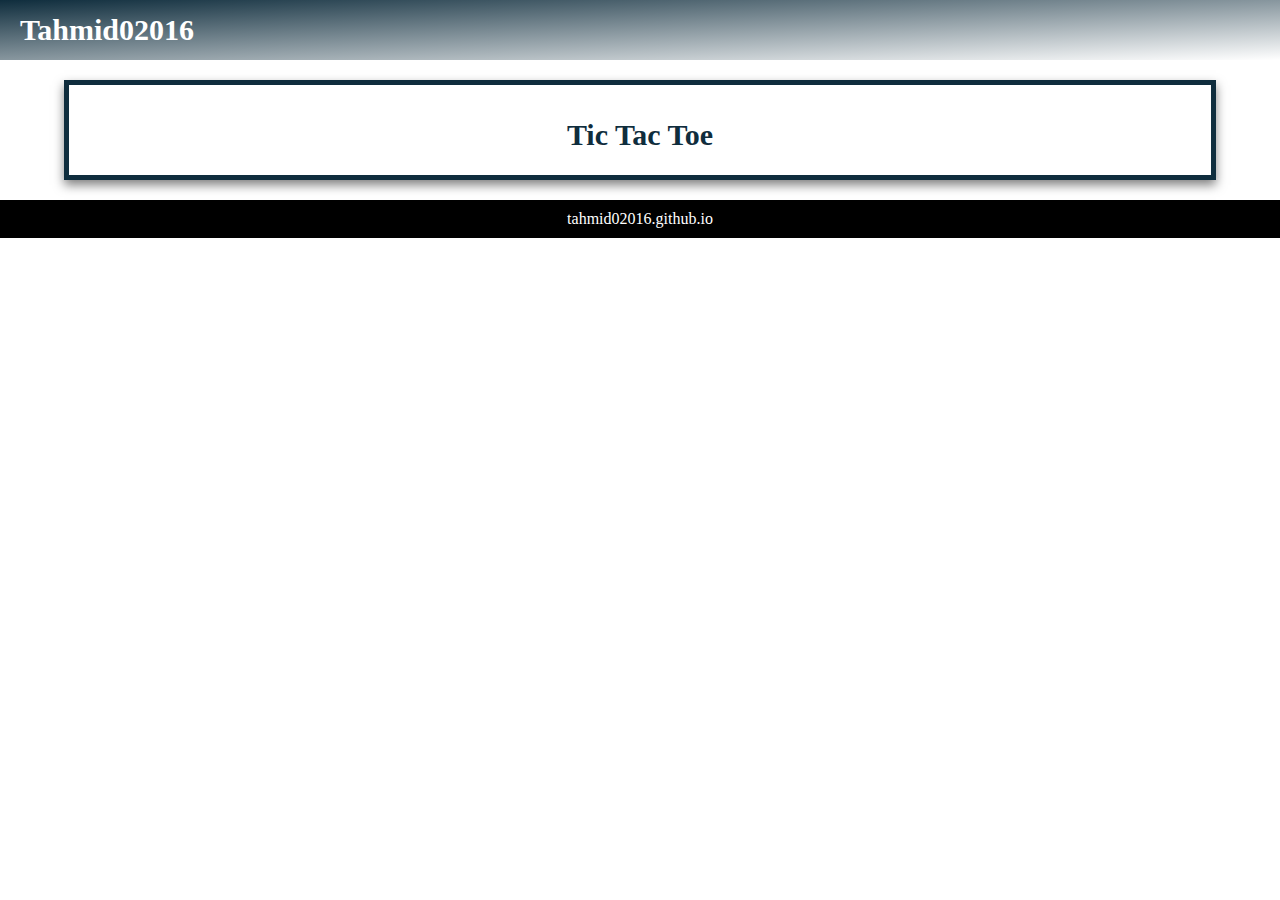
<file: games/games.html>
<!DOCTYPE html>

<html>
<head>
  <meta charset="UTF-8">
  <meta name="description" content="Video games developed by Md. Tahmid Hossain.">
  <meta name="viewport" content="width=device-width, initial-scale=1">
  <title> Tahmid02016 Game </title>
  <style>
  :root {
    --brand: #0f2d3d;
    --co-brand: #fff;
  }
  * { box-sizing: border-box; }
  html, body { margin: 0; padding: 0;}
  header { width: 100%; height: 60px; line-height: 60px; position: fixed; top: 0; padding: 0 20px; background: linear-gradient(to bottom right, var(--brand), var(--co-brand)); color: white; font-size: 30px; font-weight: bold; }
  header a { text-decoration: none; color: white; }
  footer { width: 100%; padding: 10px; text-align: center; background-color: black; color: white; }
  .game-container { width: 90%; height: 100px; line-height: 100px; margin: 20px auto; text-align: center; font-size: 30px; font-weight: bold; box-shadow: 0 5px 10px 0 rgba(0, 0, 0, 0.5); border: 5px solid var(--brand); }
  .game-container:first-child { margin-top: 80px; }
  .game-container a { text-decoration: none; color: var(--brand);}
  </style>
</head>

<body>
  <header><a href="../index.html"> Tahmid02016 </a></header>
  <main>
    <div class="game-container"><a href="tic-tac-toe.html"> Tic Tac Toe </a></div>
  </main>
  <footer> tahmid02016.github.io </footer>
</body>
</html>
</file>
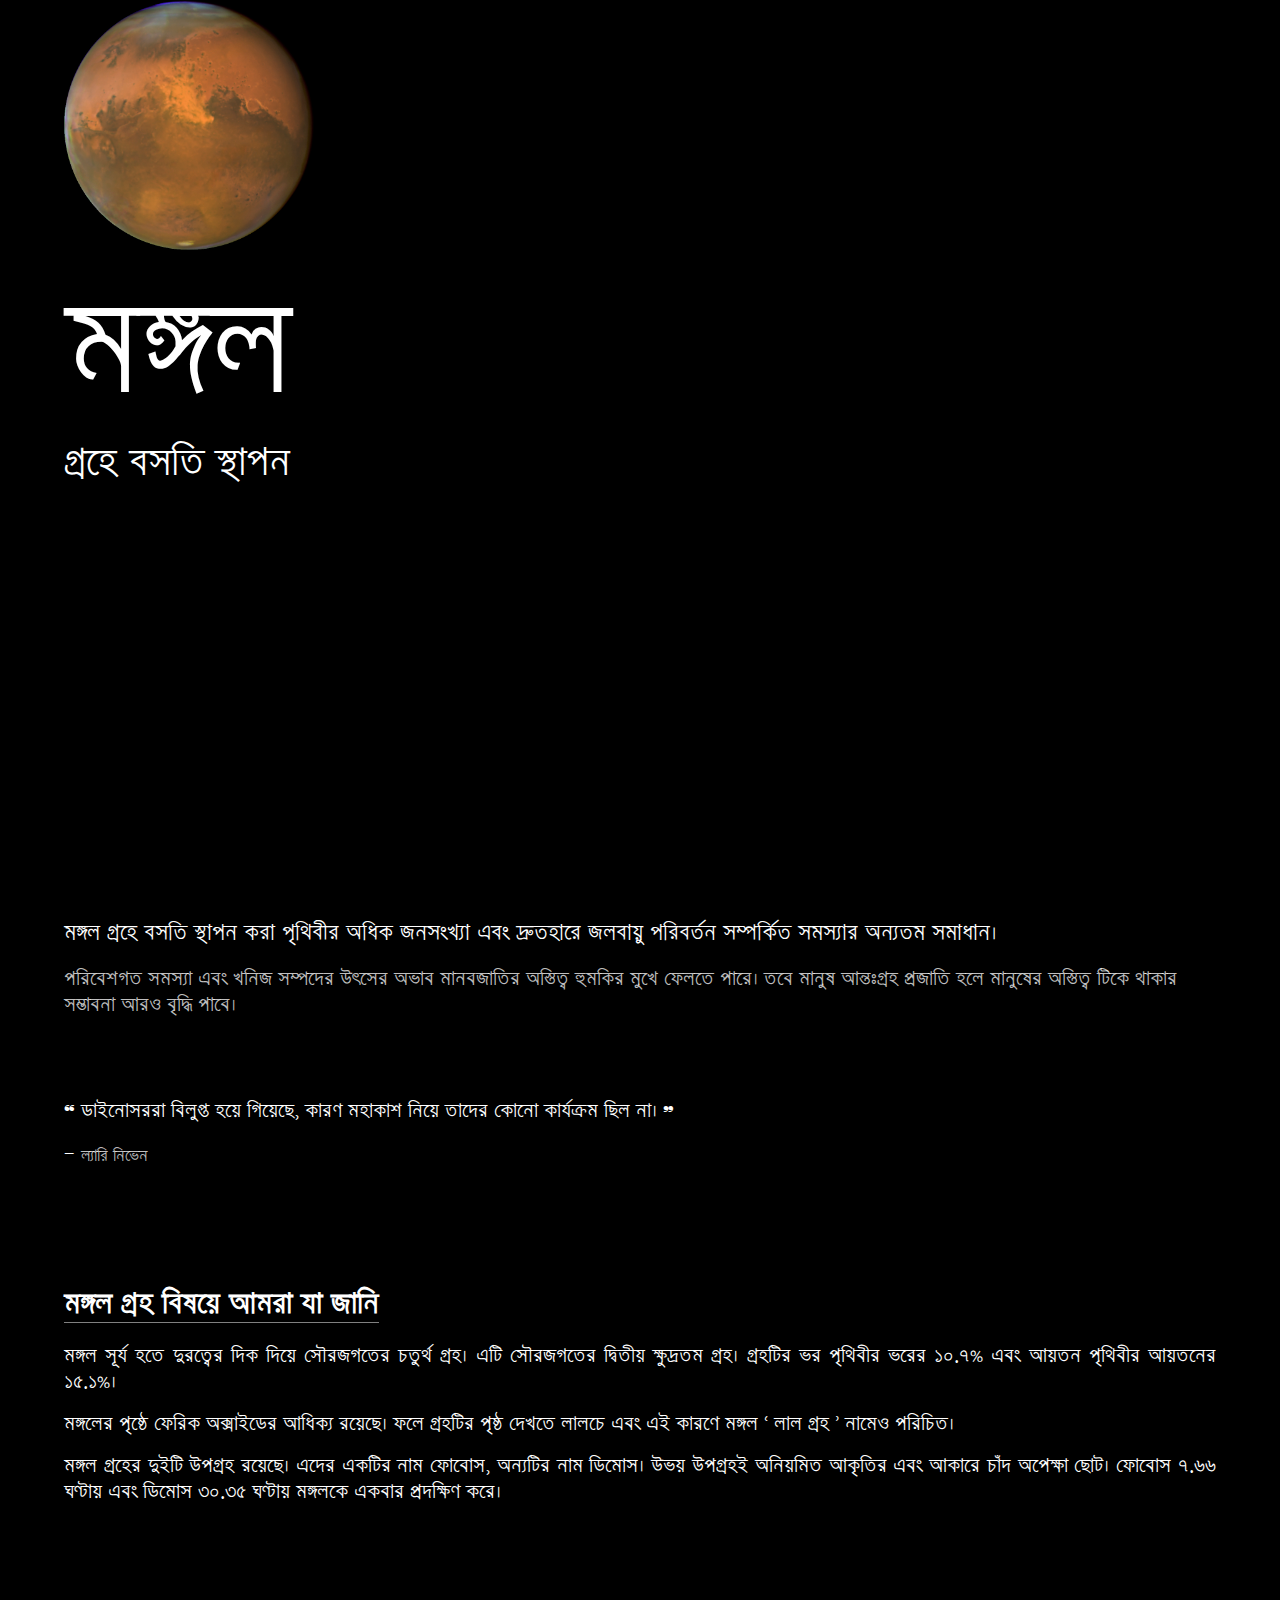
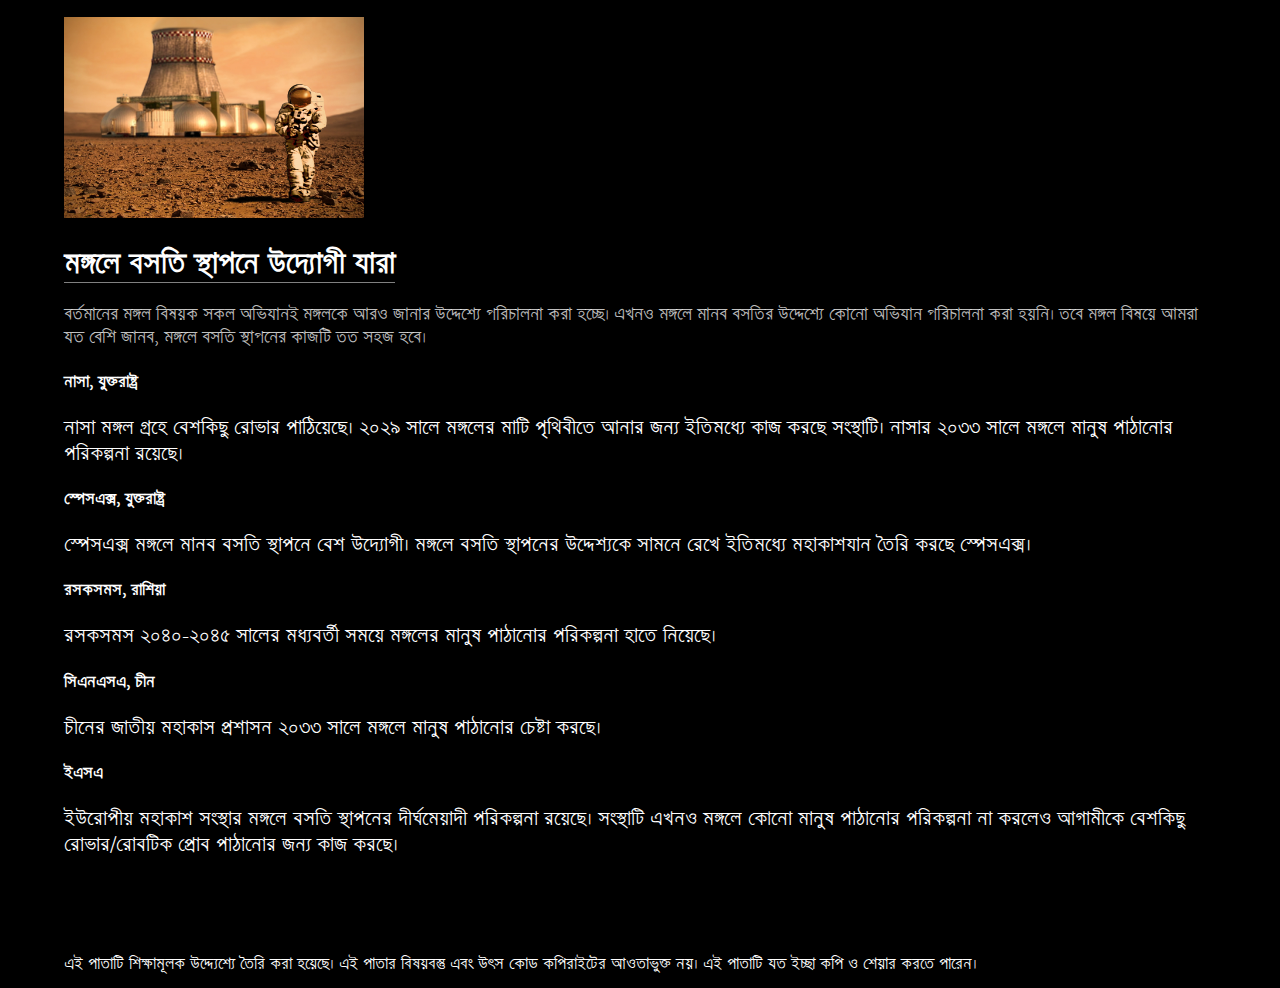
<file: mars/colonization.html>
<!doctype html>

<html lang="bn">
<head>
  <meta charset="utf-8">
  <meta name="viewport" content="width=device-width, initial-scale=1">
  <meta name="description" content="মঙ্গল গ্রহে বসতি স্থাপন করা পৃথিবীর অধিক জনসংখ্যা এবং দ্রুতহারে জলবায়ু পরিবর্তন সম্পর্কিত সমস্যার অন্যতম সমাধান।">
  <meta name="keyword" content="মঙ্গল গ্রহ, মহাকাশে বসতি স্থাপন">
  <title>মঙ্গল গ্রহে বসতি স্থাপন</title>
  <link href="https://cdn.jsdelivr.net/npm/bootstrap@5.0.2/dist/css/bootstrap.min.css" rel="stylesheet" integrity="sha384-EVSTQN3/azprG1Anm3QDgpJLIm9Nao0Yz1ztcQTwFspd3yD65VohhpuuCOmLASjC" crossorigin="anonymous">
  <style>
    @font-face { font-family: Rupali; src: url("../fonts/Siyamrupali.ttf"); }
    html, body { margin: 0; padding: 0; }
    body { background-color: black; color: white; font-family: Rupali; font-size: 16px; max-width: 90%; margin: auto; }
    .hero { height: 100vh; }
    .muted-border { border-bottom: 1px solid rgba(255,255,255,0.5); }
  </style>
</head>
<body>
  <div class="container text-center">
    <div class="hero row row-cols-1 row-cols-md-2 align-items-center">
      <div class="col">
        <img src="img/mars.jpg" class="" style="width:250px; height:auto;">
      </div>
      <div class="col lh-1">
        <div style="font-size:7rem;">মঙ্গল</div>
        <div style="font-size:2rem;">গ্রহে বসতি স্থাপন</div>
      </div>
    </div> <!-- close hero -->
  </div> <!-- close container -->
  <div class="container">
    <p class="text-center" style="font-size: 18px;">মঙ্গল গ্রহে বসতি স্থাপন করা পৃথিবীর অধিক জনসংখ্যা এবং দ্রুতহারে জলবায়ু পরিবর্তন সম্পর্কিত সমস্যার অন্যতম সমাধান।</p>
    <p class="text-center mt-5" style="color:rgba(255,255,255,0.75);">পরিবেশগত সমস্যা এবং খনিজ সম্পদের উৎসের অভাব মানবজাতির অস্তিত্ব হুমকির মুখে ফেলতে পারে। তবে মানুষ আন্তঃগ্রহ প্রজাতি হলে মানুষের অস্তিত্ব টিকে থাকার সম্ভাবনা আরও বৃদ্ধি পাবে।</p>
    <div style="margin-top: 5rem;"><p class="text-center w-75 mx-auto">❝ ডাইনোসররা বিলুপ্ত হয়ে গিয়েছে, কারণ মহাকাশ নিয়ে তাদের কোনো কার্যক্রম ছিল না। ❞<br>— <span style="font-size:13px; color:rgba(255,255,255,0.75); line-height:4rem;">ল্যারি নিভেন</span></div>
    <h2 style="margin-top: 6rem; "><span class="muted-border">মঙ্গল গ্রহ বিষয়ে আমরা যা জানি</span></h2>
    <p class="mt-5" style="text-align: justify;">মঙ্গল সূর্য হতে দুরত্বের দিক দিয়ে সৌরজগতের চতুর্থ গ্রহ। এটি সৌরজগতের দ্বিতীয় ক্ষুদ্রতম গ্রহ। গ্রহটির ভর পৃথিবীর ভরের ১০.৭% এবং আয়তন পৃথিবীর আয়তনের ১৫.১%।</p>
    <p class="mt-4" style="text-align: justify;">মঙ্গলের পৃষ্ঠে ফেরিক অক্সাইডের আধিক্য রয়েছে। ফলে গ্রহটির পৃষ্ঠ দেখতে লালচে এবং এই কারণে মঙ্গল ‘ লাল গ্রহ ’ নামেও পরিচিত।</p>
    <p class="mt-4" style="text-align: justify;">মঙ্গল গ্রহের দুইটি উপগ্রহ রয়েছে। এদের একটির নাম ফোবোস, অন্যটির নাম ডিমোস। উভয় উপগ্রহই অনিয়মিত আকৃতির এবং আকারে চাঁদ অপেক্ষা ছোট। ফোবোস ৭.৬৬ ঘণ্টায় এবং ডিমোস ৩০.৩৫ ঘণ্টায় মঙ্গলকে একবার প্রদক্ষিণ করে।</p>
    <img src="img/colonized mars.jpg" class="d-block mx-auto" style="width: 300px; max-width: 80%; margin-top: 6rem;">
    <h2 class="my-5"><span class="muted-border">মঙ্গলে বসতি স্থাপনে উদ্যোগী যারা</span></h2>
    <p style="font-size: 14px; color:rgba(255,255,255,0.75);">বর্তমানের মঙ্গল বিষয়ক সকল অভিযানই মঙ্গলকে আরও জানার উদ্দেশ্যে পরিচালনা করা হচ্ছে। এখনও মঙ্গলে মানব বসতির উদ্দেশ্যে কোনো অভিযান পরিচালনা করা হয়নি। তবে মঙ্গল বিষয়ে আমরা যত বেশি জানব, মঙ্গলে বসতি স্থাপনের কাজটি তত সহজ হবে।</p>
    <h5 class="mt-4">নাসা, যুক্তরাষ্ট্র</h5>
    <p class="border-start ms-2 ps-2">নাসা মঙ্গল গ্রহে বেশকিছু রোভার পাঠিয়েছে। ২০২৯ সালে মঙ্গলের মাটি পৃথিবীতে আনার জন্য ইতিমধ্যে কাজ করছে সংস্থাটি। নাসার ২০৩৩ সালে মঙ্গলে মানুষ পাঠানোর পরিকল্পনা রয়েছে।</p>
    <h5 class="mt-4">স্পেসএক্স, যুক্তরাষ্ট্র</h5>
    <p class="border-start ms-2 ps-2">স্পেসএক্স মঙ্গলে মানব বসতি স্থাপনে বেশ উদ্যোগী। মঙ্গলে বসতি স্থাপনের উদ্দেশ্যকে সামনে রেখে ইতিমধ্যে মহাকাশযান তৈরি করছে স্পেসএক্স।</p>
    <h5 class="mt-4">রসকসমস, রাশিয়া</h5>
    <p class="border-start ms-2 ps-2">রসকসমস ২০৪০-২০৪৫ সালের মধ্যবর্তী সময়ে মঙ্গলের মানুষ পাঠানোর পরিকল্পনা হাতে নিয়েছে।</p>
    <h5 class="mt-4">সিএনএসএ, চীন</h5>
    <p class="border-start ms-2 ps-2">চীনের জাতীয় মহাকাস প্রশাসন ২০৩৩ সালে মঙ্গলে মানুষ পাঠানোর চেষ্টা করছে।</p>
    <h5 class="mt-4">ইএসএ</h5>
    <p class="border-start ms-2 ps-2">ইউরোপীয় মহাকাশ সংস্থার মঙ্গলে বসতি স্থাপনের দীর্ঘমেয়াদী পরিকল্পনা রয়েছে। সংস্থাটি এখনও মঙ্গলে কোনো মানুষ পাঠানোর পরিকল্পনা না করলেও আগামীকে বেশকিছু রোভার/রোবটিক প্রোব পাঠানোর জন্য কাজ করছে।</p>
  </div> <!-- close container -->
  <div class="bg-dark p-3" style="margin-top: 6rem; border-radius: 15% 15% 0 0">
    <div class="container">
      <p class="text-center" style="font-size: 0.8rem;">এই পাতাটি শিক্ষামূলক উদ্দ্যেশ্যে তৈরি করা হয়েছে। এই পাতার বিষয়বস্তু এবং উৎস কোড কপিরাইটের আওতাভুক্ত নয়। এই পাতাটি যত ইচ্ছা কপি ও শেয়ার করতে পারেন।</p>
    </div> <!-- close container -->
  </div>
  <script src="https://cdn.jsdelivr.net/npm/bootstrap@5.0.2/dist/js/bootstrap.bundle.min.js" integrity="sha384-MrcW6ZMFYlzcLA8Nl+NtUVF0sA7MsXsP1UyJoMp4YLEuNSfAP+JcXn/tWtIaxVXM" crossorigin="anonymous"></script>
</body>
</html>
</file>
<file: blog/blog-style.css>
* {
  box-sizing: border-box;
}

html, body {
  margin: 0;
  padding: 0;
}

main {
  font-size: 20px;
}

#banner {
  background-color: lime;
  font-size: 30px;
  font-weight: bold;
  padding-left: 30px;
  width: 100%;
  height: 60px;
  line-height: 60px;
  position: fixed;
  top: 0;
}

#banner a {
  color: white;
}
 
#blog-link {
  background-color: white;
  font-size: 30px;
  font-weight: bold;
  width: 80%;
  padding: 30px 0;
  margin: 30px auto;
  margin-top: 90px;
  box-shadow: 0 5px 10px 0 rgba(0, 0, 0, 0.5);
  text-align: center;
}

#blog-link a {
  color: lime;
}

footer {
  background-color: black;
  color: white;
  text-align: center;
  padding: 10px;
}

a {
  text-decoration: none;
}

h1, h2, h3 {
  padding: 20px;
}
p {
  margin: 10px 20px;
}

#my-speech {
  color: lime;
  background-color: #696969;
}

#my-speech p {
  margin: 0;
  padding: 20px;
}
</file>
<file: blogs/blog-style.css>
:root {
  --brand: #0d2d3d;
  --co-brand: #ffffff;
}

* {
  box-sizing: border-box;
}

@font-face {
  font-family: Kalpurush;
  src: url(../fonts/Kalpurush.ttf);
}

html, body {
  margin: 0;
  padding: 0;
}

body {
  font-family: Kalpurush;
}

a {
  text-decoration: underline var(--brand);
  color: inherit;
}

main {
  font-size: 18px;
}

main p {
  text-align: justify;
}

#banner {
  background: linear-gradient(to bottom right, var(--brand), var(--co-brand));
  font-size: 30px;
  font-weight: bold;
  padding-left: 30px;
  width: 100%;
  height: 60px;
  line-height: 60px;
  position: fixed;
  top: 0;
}

#banner a {
  color: white;
  text-decoration: none;
}
 
#blog-link {
  background-color: white;
  font-size: 30px;
  font-weight: bold;
  width: 80%;
  padding: 30px 0;
  margin: 30px auto;
  margin-top: 90px;
  box-shadow: 0 5px 10px 0 rgba(0, 0, 0, 0.5);
  text-align: center;
}

#blog-link a {
  color: var(--brand);
}

footer {
  background-color: black;
  color: white;
  text-align: center;
  padding: 10px;
}

h1, h2, h3 {
  padding: 20px;
}
p {
  margin: 10px 20px;
}

#my-speech {
  color: black;
  background: linear-gradient(to bottom right, var(--brand), var(--co-brand)); // #696969;
}

#my-speech p {
  margin: 0;
  padding: 20px;
}
</file>
